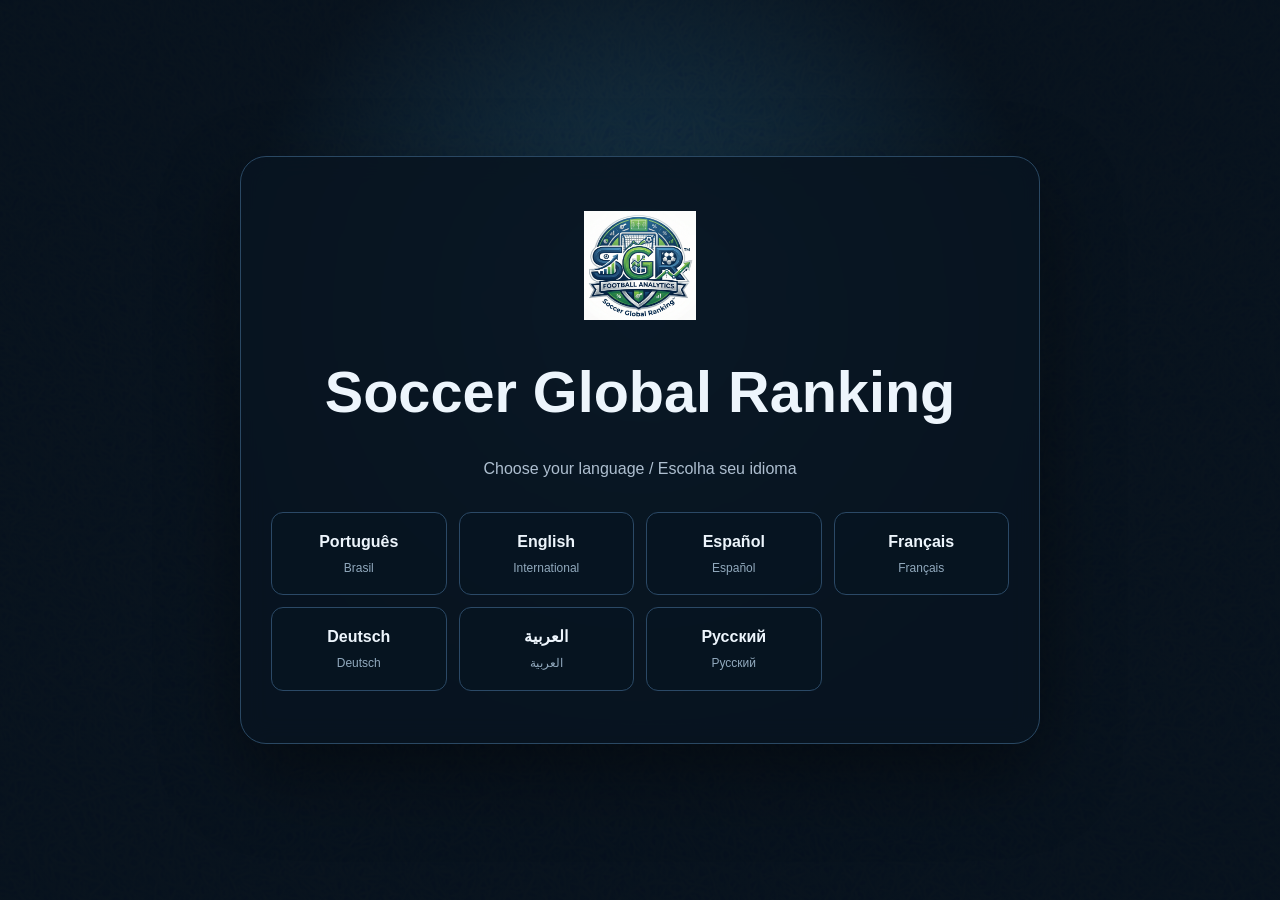
<file: index.html>
<!doctype html><html lang="mul"><head>
<link rel="alternate" hreflang="pt" href="https://www.soccerglobalranking.com/pt.html">
<link rel="alternate" hreflang="en" href="https://www.soccerglobalranking.com/en.html">
<link rel="alternate" hreflang="es" href="https://www.soccerglobalranking.com/es.html">
<link rel="alternate" hreflang="fr" href="https://www.soccerglobalranking.com/fr.html">
<link rel="alternate" hreflang="de" href="https://www.soccerglobalranking.com/de.html">
<link rel="alternate" hreflang="ar" href="https://www.soccerglobalranking.com/ar.html">
<link rel="alternate" hreflang="ru" href="https://www.soccerglobalranking.com/ru.html">
<link rel="alternate" hreflang="x-default" href="https://www.soccerglobalranking.com/en.html">
  
  <!-- SEO Principal -->
<title>Soccer Global Ranking | Ranking Mundial de Clubes de Futebol (100% Gratuito)</title>
<meta name="description" content="Consulte o ranking mundial definitivo com mais de 28.000 clubes de futebol atualizado diariamente. Comparativo de estatísticas, ligas globais, Séries A, B, C e D. Acesse grátis e sem cadastro!">
<meta name="keywords" content="ranking mundial de clubes, ranking de futebol gratuito, melhores times do mundo, classificação de clubes, futebol estatísticas, soccer global ranking, ranking fifa clubes">
<meta name="robots" content="index, follow, max-image-preview:large">
<link rel="canonical" href="https://www.soccerglobalranking.com/pt.html">

<!-- Open Graph / WhatsApp / Facebook (Gera Card Visual nos Compartilhamentos) -->
<meta property="og:type" content="website">
<meta property="og:url" content="https://www.soccerglobalranking.com/pt.html">
<meta property="og:title" content="⚽ Soccer Global Ranking | Quem é o nº 1 do mundo hoje?">
<meta property="og:description" content="Acompanhe a posição de mais de 28.000 times do planeta no maior ranking de futebol gratuito. Dados atualizados e análises detalhadas sem pagar nada!">
<meta property="og:image" content="https://www.soccerglobalranking.com/assets/banner-share.png">
<meta property="og:locale" content="pt_BR">
<meta property="og:site_name" content="Soccer Global Ranking">

<!-- Twitter Cards -->
<meta name="twitter:card" content="summary_large_image">
<meta name="twitter:title" content="⚽ Ranking Mundial de Clubes de Futebol - 100% Gratuito">
<meta name="twitter:description" content="Veja a posição exata do seu time no ranking global! Análise estatística de mais de 28.000 clubes no Soccer Global Ranking.">
<meta name="twitter:image" content="https://www.soccerglobalranking.com/assets/banner-share.png">

  <script type="application/ld+json">
{
  "@context": "https://schema.org",
  "@type": "SportsOrganization",
  "name": "Soccer Global Ranking",
  "url": "https://www.soccerglobalranking.com/",
  "logo": "https://www.soccerglobalranking.com/assets/logo.png",
  "description": "Plataforma gratuita de inteligência esportiva e ranking mundial com mais de 28.000 clubes de futebol monitorados.",
  "sameAs": [
    "https://github.com/fsx-sags-2010-gmail-com"
  ],
  "potentialAction": {
    "@type": "SearchAction",
    "target": "https://www.soccerglobalranking.com/pt.html?q={search_term_string}",
    "query-input": "required name=search_term_string"
  }
}
</script>
  
  <meta charset="utf-8"><meta name="viewport" content="width=device-width,initial-scale=1"><meta name="description" content="Soccer Global Ranking — escolha o idioma."><title>Soccer Global Ranking — Idiomas</title><link rel="stylesheet" href="style.css"></head><body><main class="selector"><section class="selector-box"><img class="selector-logo" src="assets/logo.png" alt="Soccer Global Ranking"><h1>Soccer Global Ranking</h1><p class="muted">Choose your language / Escolha seu idioma</p><div class="language-grid"><a href="pt.html"><strong>Português</strong><span>Brasil</span></a><a href="en.html"><strong>English</strong><span>International</span></a><a href="es.html"><strong>Español</strong><span>Español</span></a><a href="fr.html"><strong>Français</strong><span>Français</span></a><a href="de.html"><strong>Deutsch</strong><span>Deutsch</span></a><a href="ar.html"><strong>العربية</strong><span>العربية</span></a><a href="ru.html"><strong>Русский</strong><span>Русский</span></a></div></section></main></body></html>
</file>
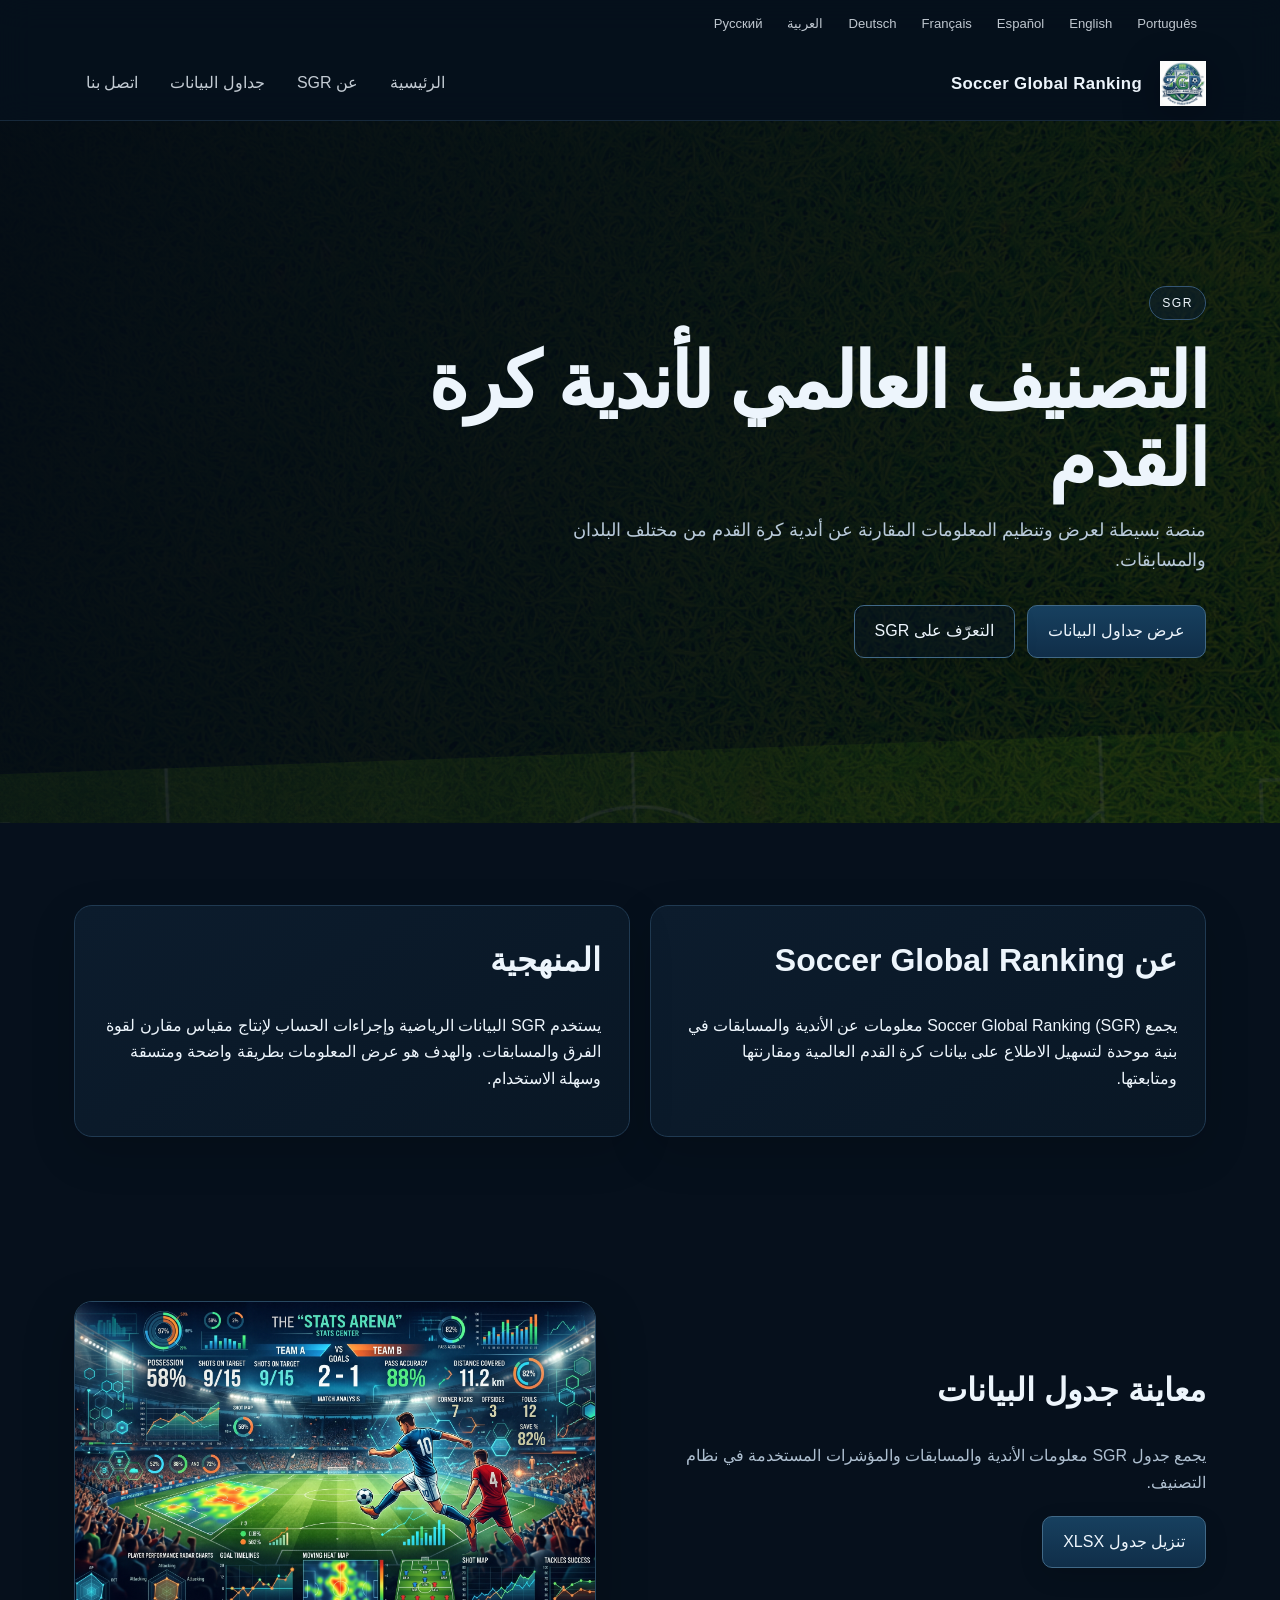
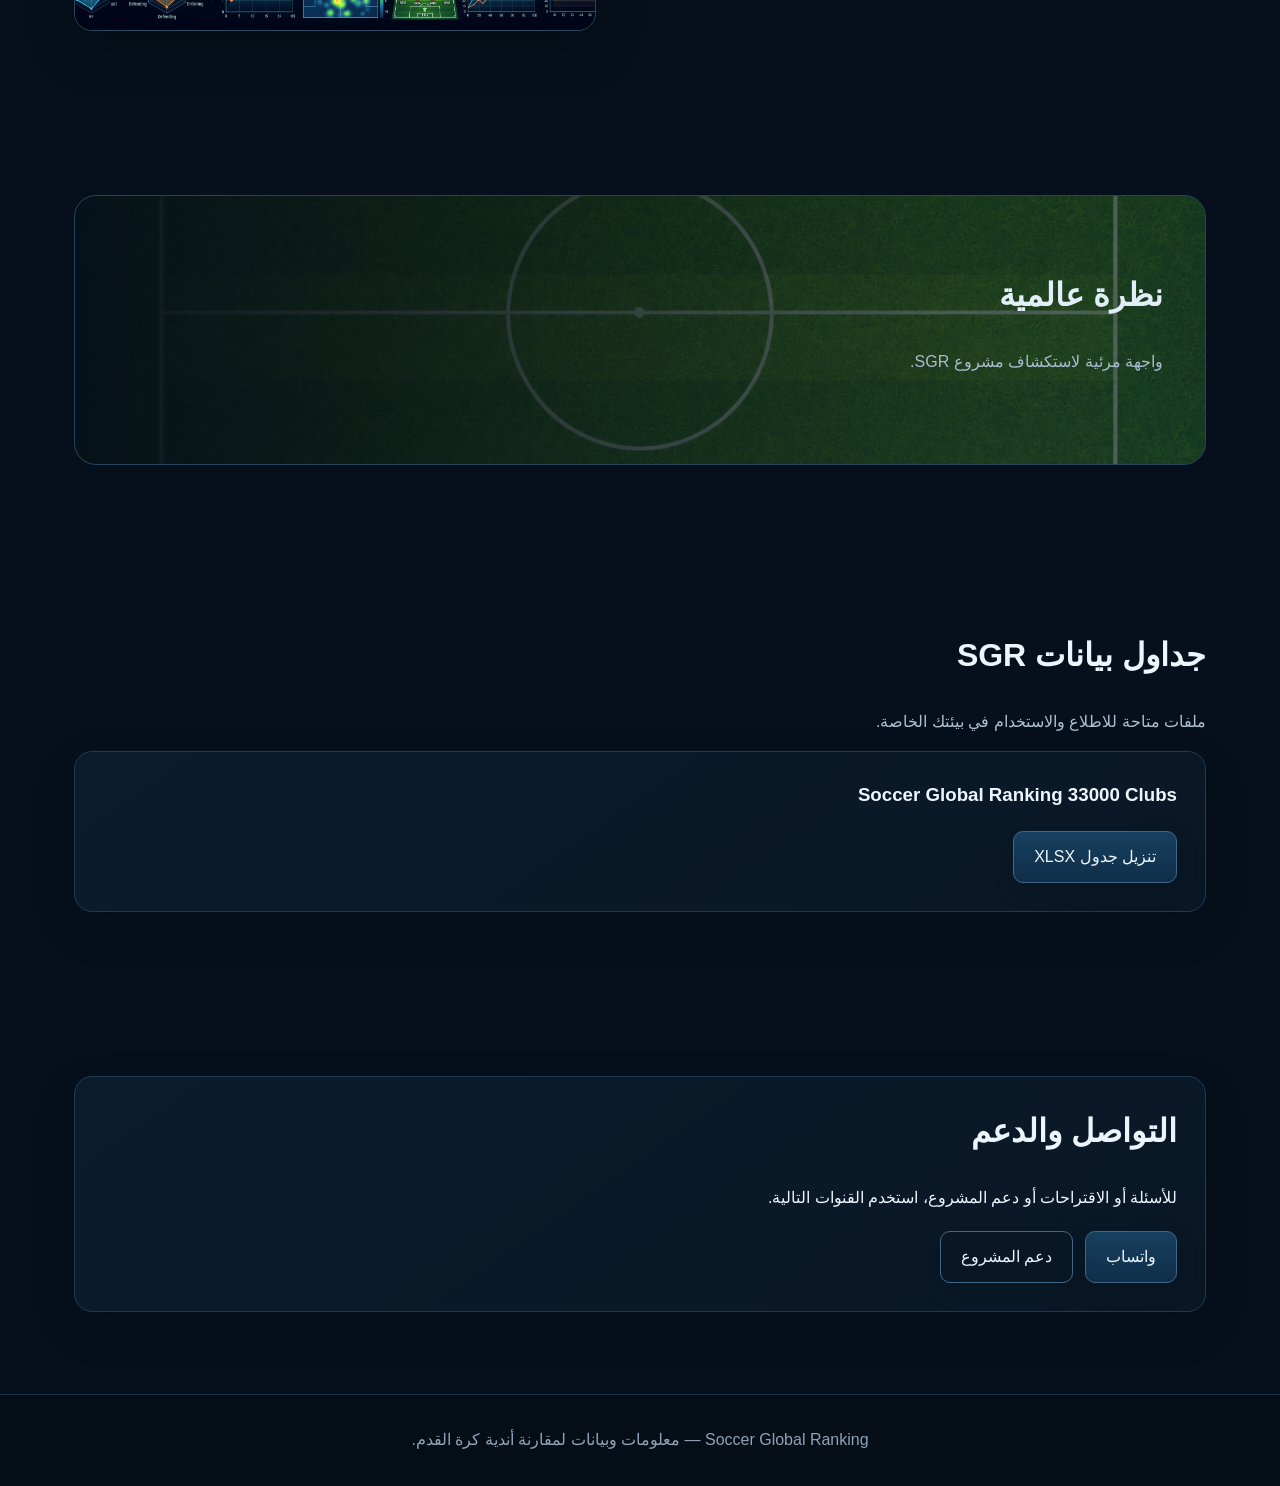
<file: ar.html>
<!doctype html><html lang="ar" dir="rtl"><head>
<link rel="alternate" hreflang="pt" href="https://www.soccerglobalranking.com/pt.html">
<link rel="alternate" hreflang="en" href="https://www.soccerglobalranking.com/en.html">
<link rel="alternate" hreflang="es" href="https://www.soccerglobalranking.com/es.html">
<link rel="alternate" hreflang="fr" href="https://www.soccerglobalranking.com/fr.html">
<link rel="alternate" hreflang="de" href="https://www.soccerglobalranking.com/de.html">
<link rel="alternate" hreflang="ar" href="https://www.soccerglobalranking.com/ar.html">
<link rel="alternate" hreflang="ru" href="https://www.soccerglobalranking.com/ru.html">
<link rel="alternate" hreflang="x-default" href="https://www.soccerglobalranking.com/en.html">

<!-- SEO & Open Graph (ar.html) -->
<title>Soccer Global Ranking | التصنيف العالمي لأندية كرة القدم (مجاني 100%)</title>
<meta name="description" content="استكشف التصنيف العالمي لأكثر من 28,000 نادي كرة قدم يتم تحديثه يومياً. قارن الإحصائيات والدوريات العالمية مجاناً وبدون تسجيل!">
<meta name="keywords" content="تصنيف أندية كرة القدم, ترتيب أفضل أندية العالم, إحصائيات كرة القدم, ترتيب الأندية العالمي">
<meta name="robots" content="index, follow, max-image-preview:large">
<link rel="canonical" href="https://www.soccerglobalranking.com/ar.html">

<meta property="og:type" content="website">
<meta property="og:url" content="https://www.soccerglobalranking.com/ar.html">
<meta property="og:title" content="⚽ Soccer Global Ranking | من هو النادي رقم 1 في العالم اليوم؟">
<meta property="og:description" content="تابع ترتيب أكثر من 28,000 نادي حول العالم في أكبر منصة تصنيف كروي مجانية مع تحديثات يومية!">
<meta property="og:image" content="https://www.soccerglobalranking.com/assets/banner-share.png">
<meta property="og:locale" content="ar_AR">
<meta property="og:site_name" content="Soccer Global Ranking">

<meta name="twitter:card" content="summary_large_image">
<meta name="twitter:title" content="⚽ التصنيف العالمي لأندية كرة القدم - مجاني 100%">
<meta name="twitter:description" content="اكتشف المركز الدقيق لناديك المفضل في التصنيف العالمي! تحليلات إحصائية لأكثر من 28,000 نادي.">
<meta name="twitter:image" content="https://www.soccerglobalranking.com/assets/banner-share.png">

<!-- Schema.org JSON-LD -->
<script type="application/ld+json">
{
  "@context": "https://schema.org",
  "@type": "SportsOrganization",
  "name": "Soccer Global Ranking",
  "url": "https://www.soccerglobalranking.com/ar.html",
  "logo": "https://www.soccerglobalranking.com/assets/logo.png",
  "inLanguage": "ar",
  "description": "منصة مجانية للذكاء الرياضي والتصنيف العالمي لأكثر من 28,000 نادي كرة قدم حول العالم.",
  "potentialAction": {
    "@type": "SearchAction",
    "target": "https://www.soccerglobalranking.com/ar.html?q={search_term_string}",
    "query-input": "required name=search_term_string"
  }
}
</script>  
  
  <meta charset="utf-8"><meta name="viewport" content="width=device-width,initial-scale=1"><meta name="description" content="منصة بسيطة لعرض وتنظيم المعلومات المقارنة عن أندية كرة القدم من مختلف البلدان والمسابقات."><title>Soccer Global Ranking — التصنيف العالمي لأندية كرة القدم</title><link rel="stylesheet" href="style.css"></head><body class="rtl" class="lang-page"><header class="top"><div class="langbar"><a href="pt.html">Português</a><a href="en.html">English</a><a href="es.html">Español</a><a href="fr.html">Français</a><a href="de.html">Deutsch</a><a href="ar.html">العربية</a><a href="ru.html">Русский</a></div><nav class="nav"><img class="logo" src="assets/logo.png" alt="Soccer Global Ranking"><div class="brand">Soccer Global Ranking</div><div class="links"><a href="#home">الرئيسية</a><a href="#about">عن SGR</a><a href="#downloads">جداول البيانات</a><a href="#contact">اتصل بنا</a></div></nav></header><main><section id="home" class="hero"><div class="hero-inner"><span class="eyebrow">SGR</span><h1>التصنيف العالمي لأندية كرة القدم</h1><p>منصة بسيطة لعرض وتنظيم المعلومات المقارنة عن أندية كرة القدم من مختلف البلدان والمسابقات.</p><div class="actions"><a class="btn" href="#downloads">عرض جداول البيانات</a><a class="btn secondary" href="#about">التعرّف على SGR</a></div></div></section><section id="about" class="section"><div class="grid"><article class="card"><h2>عن Soccer Global Ranking</h2><p>يجمع Soccer Global Ranking (SGR) معلومات عن الأندية والمسابقات في بنية موحدة لتسهيل الاطلاع على بيانات كرة القدم العالمية ومقارنتها ومتابعتها.</p></article><article class="card"><h2>المنهجية</h2><p>يستخدم SGR البيانات الرياضية وإجراءات الحساب لإنتاج مقياس مقارن لقوة الفرق والمسابقات. والهدف هو عرض المعلومات بطريقة واضحة ومتسقة وسهلة الاستخدام.</p></article></div></section><section class="section"><div class="preview"><div><h2>معاينة جدول البيانات</h2><p class="muted">يجمع جدول SGR معلومات الأندية والمسابقات والمؤشرات المستخدمة في نظام التصنيف.</p><div class="downloads"><a class="btn" href="downloads/Soccer_Global_Ranking_AR.xlsx">تنزيل جدول XLSX</a></div></div><img src="assets/stats_arena.png" alt="SGR"></div></section><section class="section"><div class="visual-band"><div class="content"><h2>نظرة عالمية</h2><p class="muted">واجهة مرئية لاستكشاف مشروع SGR.</p></div></div></section><section id="downloads" class="section"><h2>جداول بيانات SGR</h2><p class="muted">ملفات متاحة للاطلاع والاستخدام في بيئتك الخاصة.</p><div class="card"><h3>Soccer Global Ranking 33000 Clubs</h3><div class="downloads"><a class="btn" href="downloads/Soccer_Global_Ranking_AR.xlsx">تنزيل جدول XLSX</a></div></div></section><section id="contact" class="section"><div class="card"><h2>التواصل والدعم</h2><p>للأسئلة أو الاقتراحات أو دعم المشروع، استخدم القنوات التالية.</p><div class="downloads"><a class="btn" href="https://wa.me/5512996467071">واتساب</a><a class="btn secondary" href="https://www.paypal.com/donate/?hosted_button_id=F8HNS6HKWGC7E">دعم المشروع</a></div></div></section></main><footer class="footer">Soccer Global Ranking — معلومات وبيانات لمقارنة أندية كرة القدم.</footer></body></html>
</file>
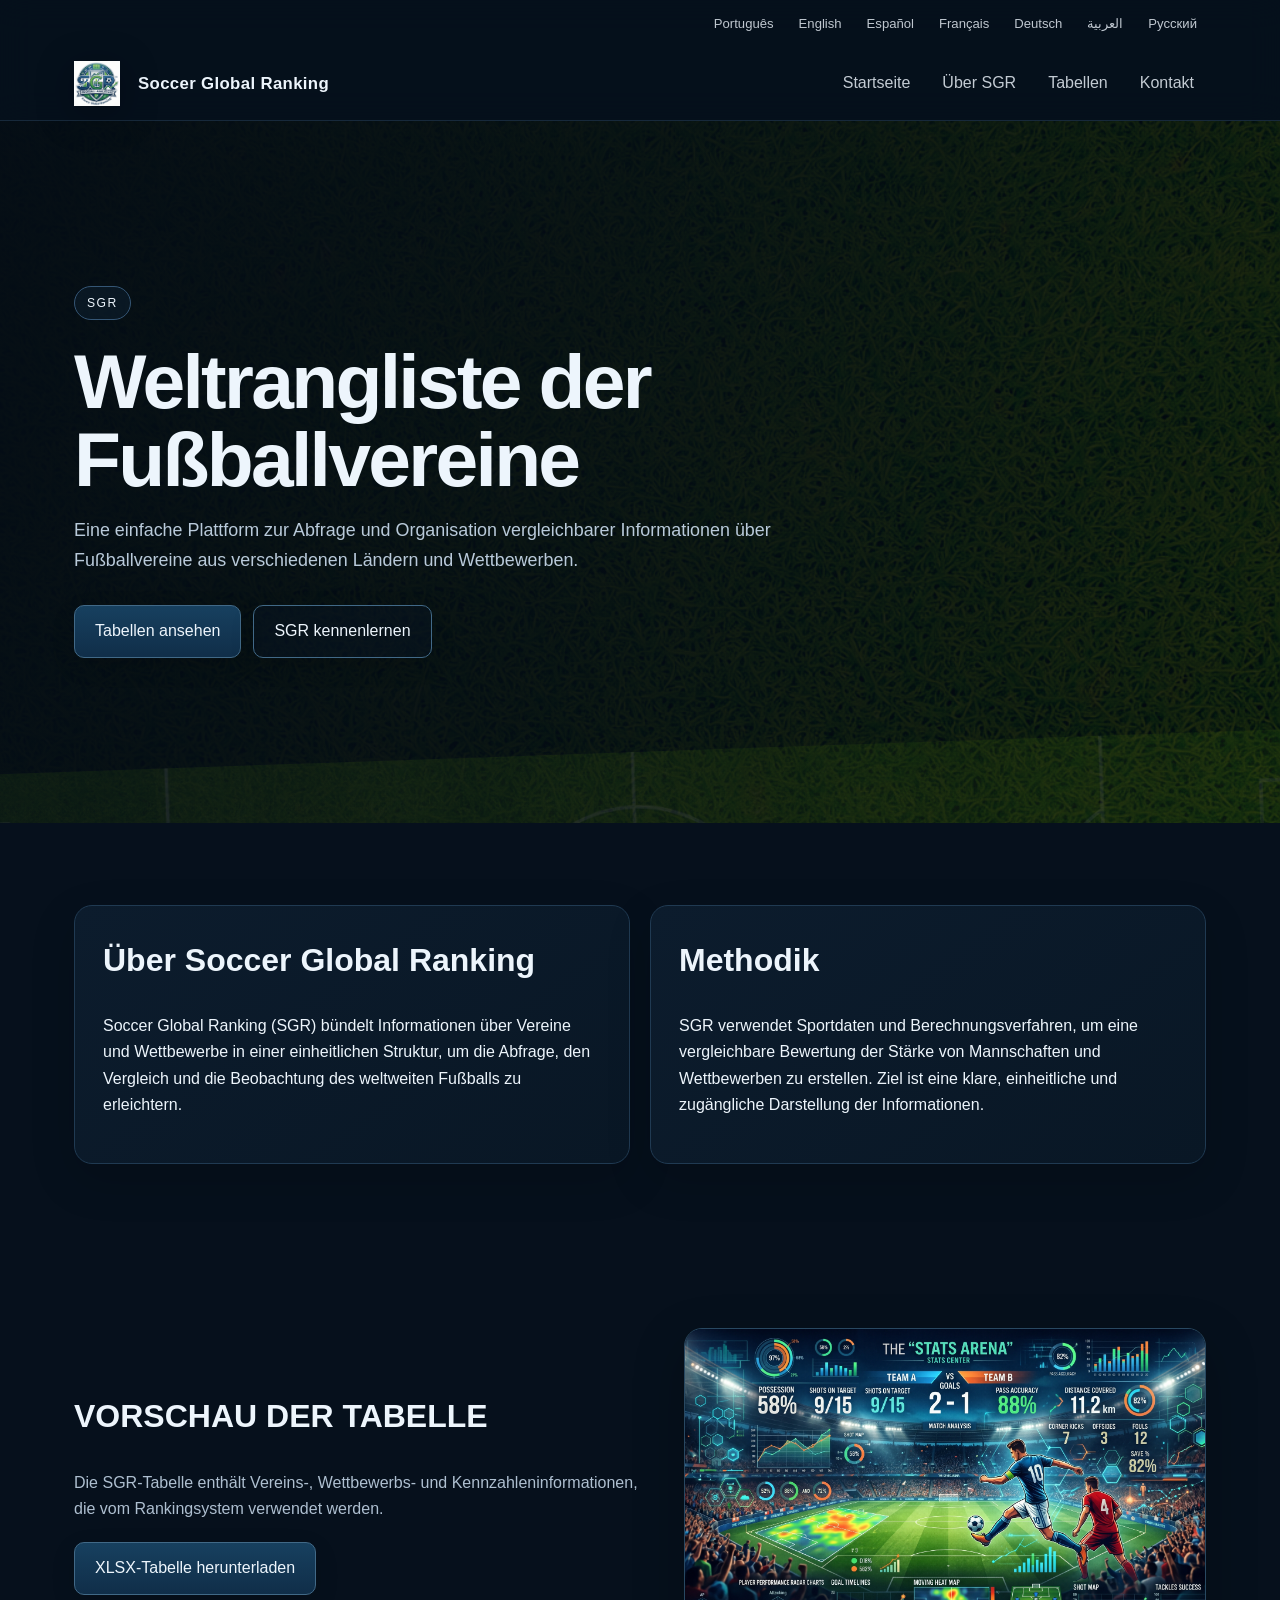
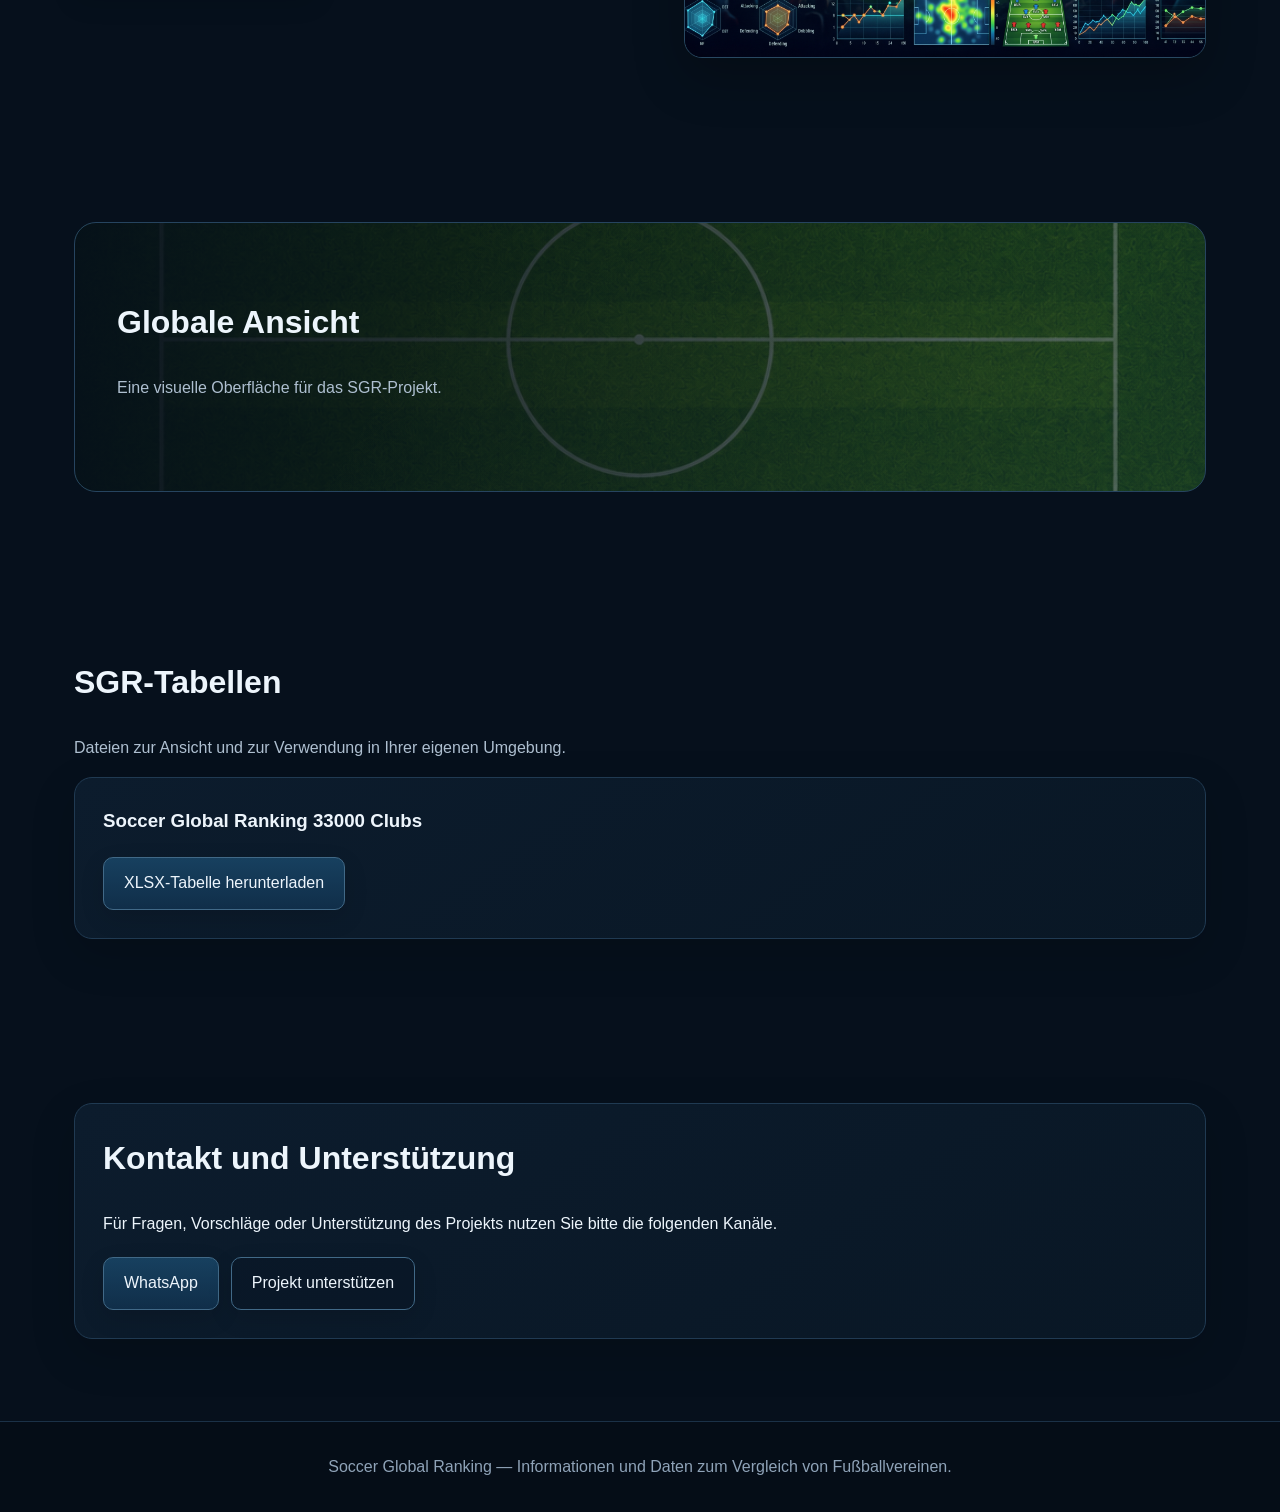
<file: de.html>
<!doctype html><html lang="de" dir="ltr"><head>

<link rel="alternate" hreflang="pt" href="https://www.soccerglobalranking.com/pt.html">
<link rel="alternate" hreflang="en" href="https://www.soccerglobalranking.com/en.html">
<link rel="alternate" hreflang="es" href="https://www.soccerglobalranking.com/es.html">
<link rel="alternate" hreflang="fr" href="https://www.soccerglobalranking.com/fr.html">
<link rel="alternate" hreflang="de" href="https://www.soccerglobalranking.com/de.html">
<link rel="alternate" hreflang="ar" href="https://www.soccerglobalranking.com/ar.html">
<link rel="alternate" hreflang="ru" href="https://www.soccerglobalranking.com/ru.html">
<link rel="alternate" hreflang="x-default" href="https://www.soccerglobalranking.com/en.html">

<!-- SEO & Open Graph (de.html) -->
<title>Soccer Global Ranking | Weltrangliste der Fußballklubs (100% Kostenlos)</title>
<meta name="description" content="Entdecken Sie die globale Weltrangliste von über 28.000 Fußballvereinen, täglich aktualisiert. Vergleichen Sie Statistiken und Ligen kostenlos ohne Registrierung!">
<meta name="keywords" content="fussball weltrangliste klubs, beste fussballvereine der welt, kostenloser vereinsrangliste, fussball statistiken">
<meta name="robots" content="index, follow, max-image-preview:large">
<link rel="canonical" href="https://www.soccerglobalranking.com/de.html">

<meta property="og:type" content="website">
<meta property="og:url" content="https://www.soccerglobalranking.com/de.html">
<meta property="og:title" content="⚽ Soccer Global Ranking | Wer ist heute die Nr. 1 der Welt?">
<meta property="og:description" content="Verfolgen Sie die Platzierung von mehr als 28.000 Teams weltweit auf der größten kostenlosen Fußball-Rangliste.">
<meta property="og:image" content="https://www.soccerglobalranking.com/assets/banner-share.png">
<meta property="og:locale" content="de_DE">
<meta property="og:site_name" content="Soccer Global Ranking">

<meta name="twitter:card" content="summary_large_image">
<meta name="twitter:title" content="⚽ Weltrangliste der Fußballklubs - 100% Kostenlos">
<meta name="twitter:description" content="Finden Sie die genaue Position Ihres Vereins in der weltweiten Rangliste! Statistische Analyse von über 28.000 Klubs.">
<meta name="twitter:image" content="https://www.soccerglobalranking.com/assets/banner-share.png">

<!-- Schema.org JSON-LD -->
<script type="application/ld+json">
{
  "@context": "https://schema.org",
  "@type": "SportsOrganization",
  "name": "Soccer Global Ranking",
  "url": "https://www.soccerglobalranking.com/de.html",
  "logo": "https://www.soccerglobalranking.com/assets/logo.png",
  "inLanguage": "de",
  "description": "Kostenlose Sportdatenplattform und weltweite Vereinsrangliste mit über 28.000 überwachten Fußballvereinen.",
  "potentialAction": {
    "@type": "SearchAction",
    "target": "https://www.soccerglobalranking.com/de.html?q={search_term_string}",
    "query-input": "required name=search_term_string"
  }
}
</script>  
  
  <meta charset="utf-8"><meta name="viewport" content="width=device-width,initial-scale=1"><meta name="description" content="Eine einfache Plattform zur Abfrage und Organisation vergleichbarer Informationen über Fußballvereine aus verschiedenen Ländern und Wettbewerben."><title>Soccer Global Ranking — Weltrangliste der Fußballvereine</title><link rel="stylesheet" href="style.css"></head><body class="lang-page"><header class="top"><div class="langbar"><a href="pt.html">Português</a><a href="en.html">English</a><a href="es.html">Español</a><a href="fr.html">Français</a><a href="de.html">Deutsch</a><a href="ar.html">العربية</a><a href="ru.html">Русский</a></div><nav class="nav"><img class="logo" src="assets/logo.png" alt="Soccer Global Ranking"><div class="brand">Soccer Global Ranking</div><div class="links"><a href="#home">Startseite</a><a href="#about">Über SGR</a><a href="#downloads">Tabellen</a><a href="#contact">Kontakt</a></div></nav></header><main><section id="home" class="hero"><div class="hero-inner"><span class="eyebrow">SGR</span><h1>Weltrangliste der Fußballvereine</h1><p>Eine einfache Plattform zur Abfrage und Organisation vergleichbarer Informationen über Fußballvereine aus verschiedenen Ländern und Wettbewerben.</p><div class="actions"><a class="btn" href="#downloads">Tabellen ansehen</a><a class="btn secondary" href="#about">SGR kennenlernen</a></div></div></section><section id="about" class="section"><div class="grid"><article class="card"><h2>Über Soccer Global Ranking</h2><p>Soccer Global Ranking (SGR) bündelt Informationen über Vereine und Wettbewerbe in einer einheitlichen Struktur, um die Abfrage, den Vergleich und die Beobachtung des weltweiten Fußballs zu erleichtern.</p></article><article class="card"><h2>Methodik</h2><p>SGR verwendet Sportdaten und Berechnungsverfahren, um eine vergleichbare Bewertung der Stärke von Mannschaften und Wettbewerben zu erstellen. Ziel ist eine klare, einheitliche und zugängliche Darstellung der Informationen.</p></article></div></section><section class="section"><div class="preview"><div><h2>VORSCHAU DER TABELLE</h2><p class="muted">Die SGR-Tabelle enthält Vereins-, Wettbewerbs- und Kennzahleninformationen, die vom Rankingsystem verwendet werden.</p><div class="downloads"><a class="btn" href="downloads/Soccer_Global_Ranking_DE.xlsx">XLSX-Tabelle herunterladen</a></div></div><img src="assets/stats_arena.png" alt="SGR"></div></section><section class="section"><div class="visual-band"><div class="content"><h2>Globale Ansicht</h2><p class="muted">Eine visuelle Oberfläche für das SGR-Projekt.</p></div></div></section><section id="downloads" class="section"><h2>SGR-Tabellen</h2><p class="muted">Dateien zur Ansicht und zur Verwendung in Ihrer eigenen Umgebung.</p><div class="card"><h3>Soccer Global Ranking 33000 Clubs</h3><div class="downloads"><a class="btn" href="downloads/Soccer_Global_Ranking_DE.xlsx">XLSX-Tabelle herunterladen</a></div></div></section><section id="contact" class="section"><div class="card"><h2>Kontakt und Unterstützung</h2><p>Für Fragen, Vorschläge oder Unterstützung des Projekts nutzen Sie bitte die folgenden Kanäle.</p><div class="downloads"><a class="btn" href="https://wa.me/5512996467071">WhatsApp</a><a class="btn secondary" href="https://www.paypal.com/donate/?hosted_button_id=F8HNS6HKWGC7E">Projekt unterstützen</a></div></div></section></main><footer class="footer">Soccer Global Ranking — Informationen und Daten zum Vergleich von Fußballvereinen.</footer></body></html>
</file>
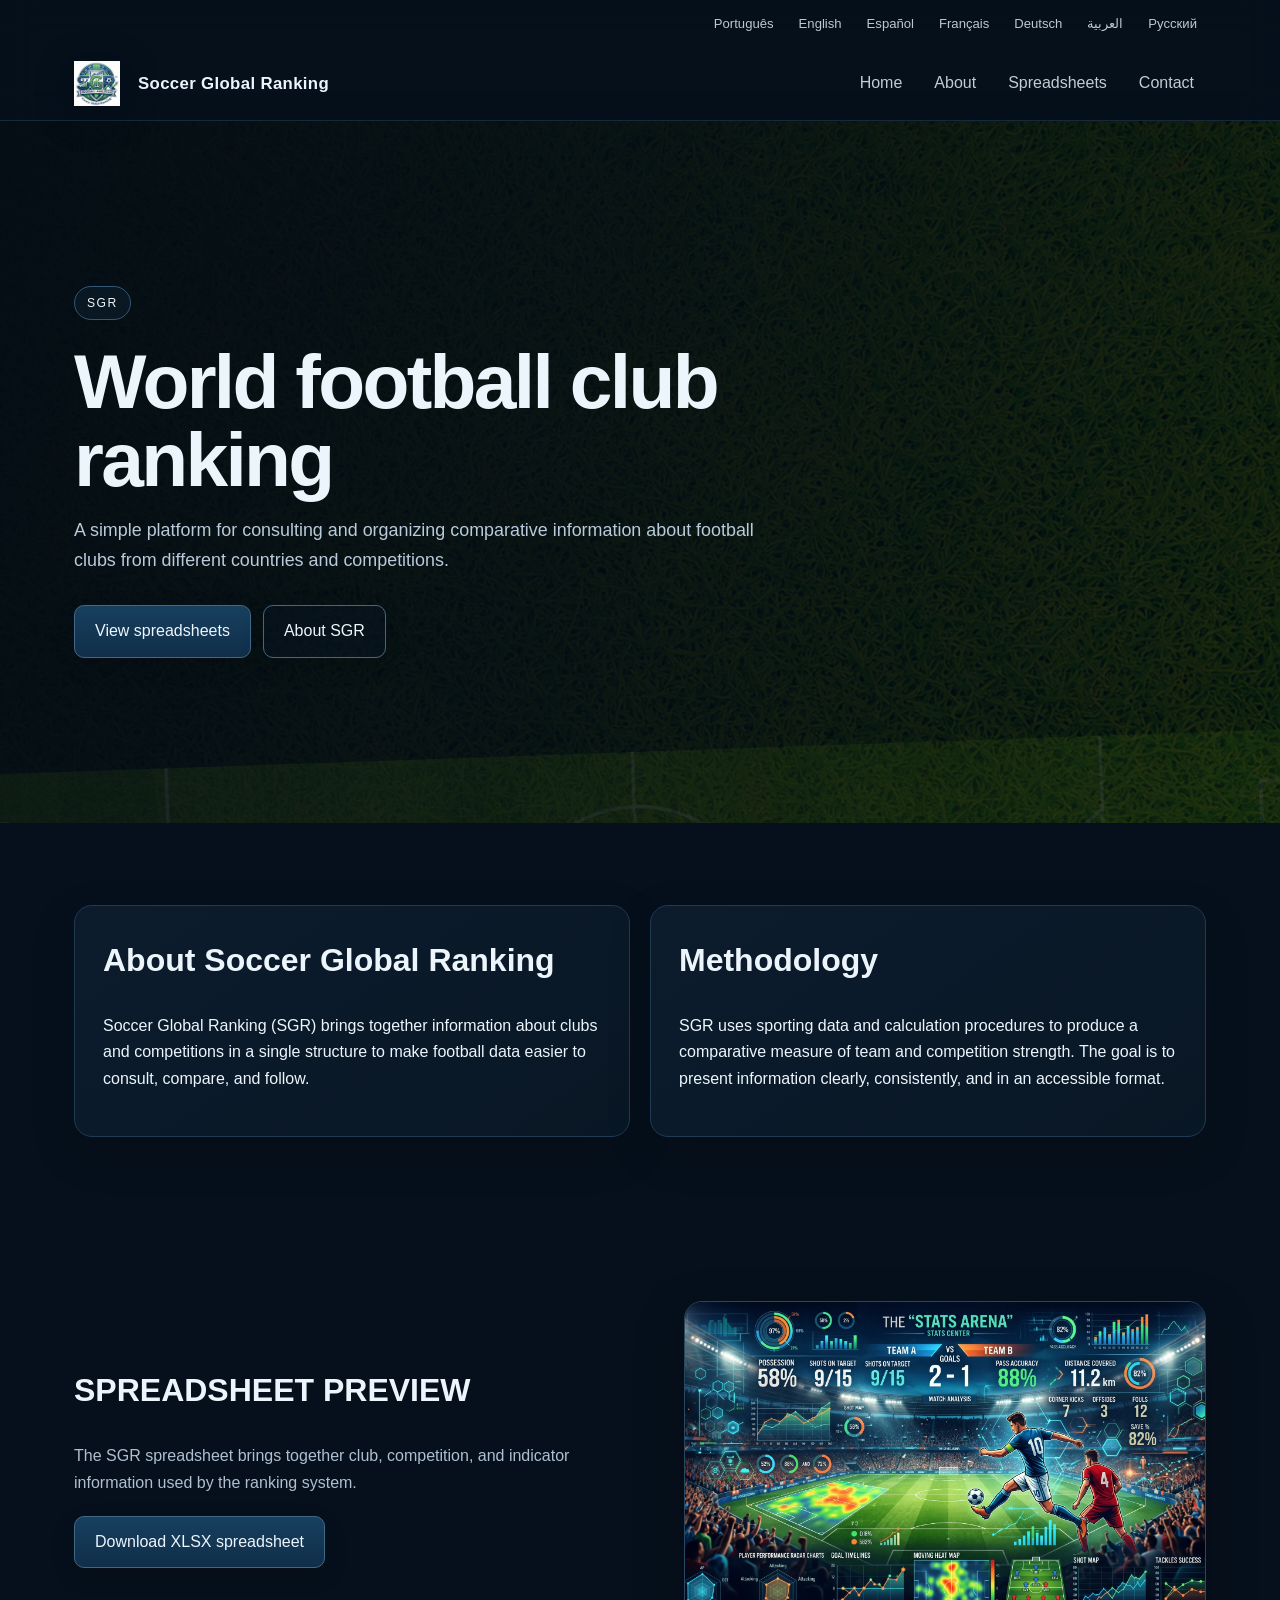
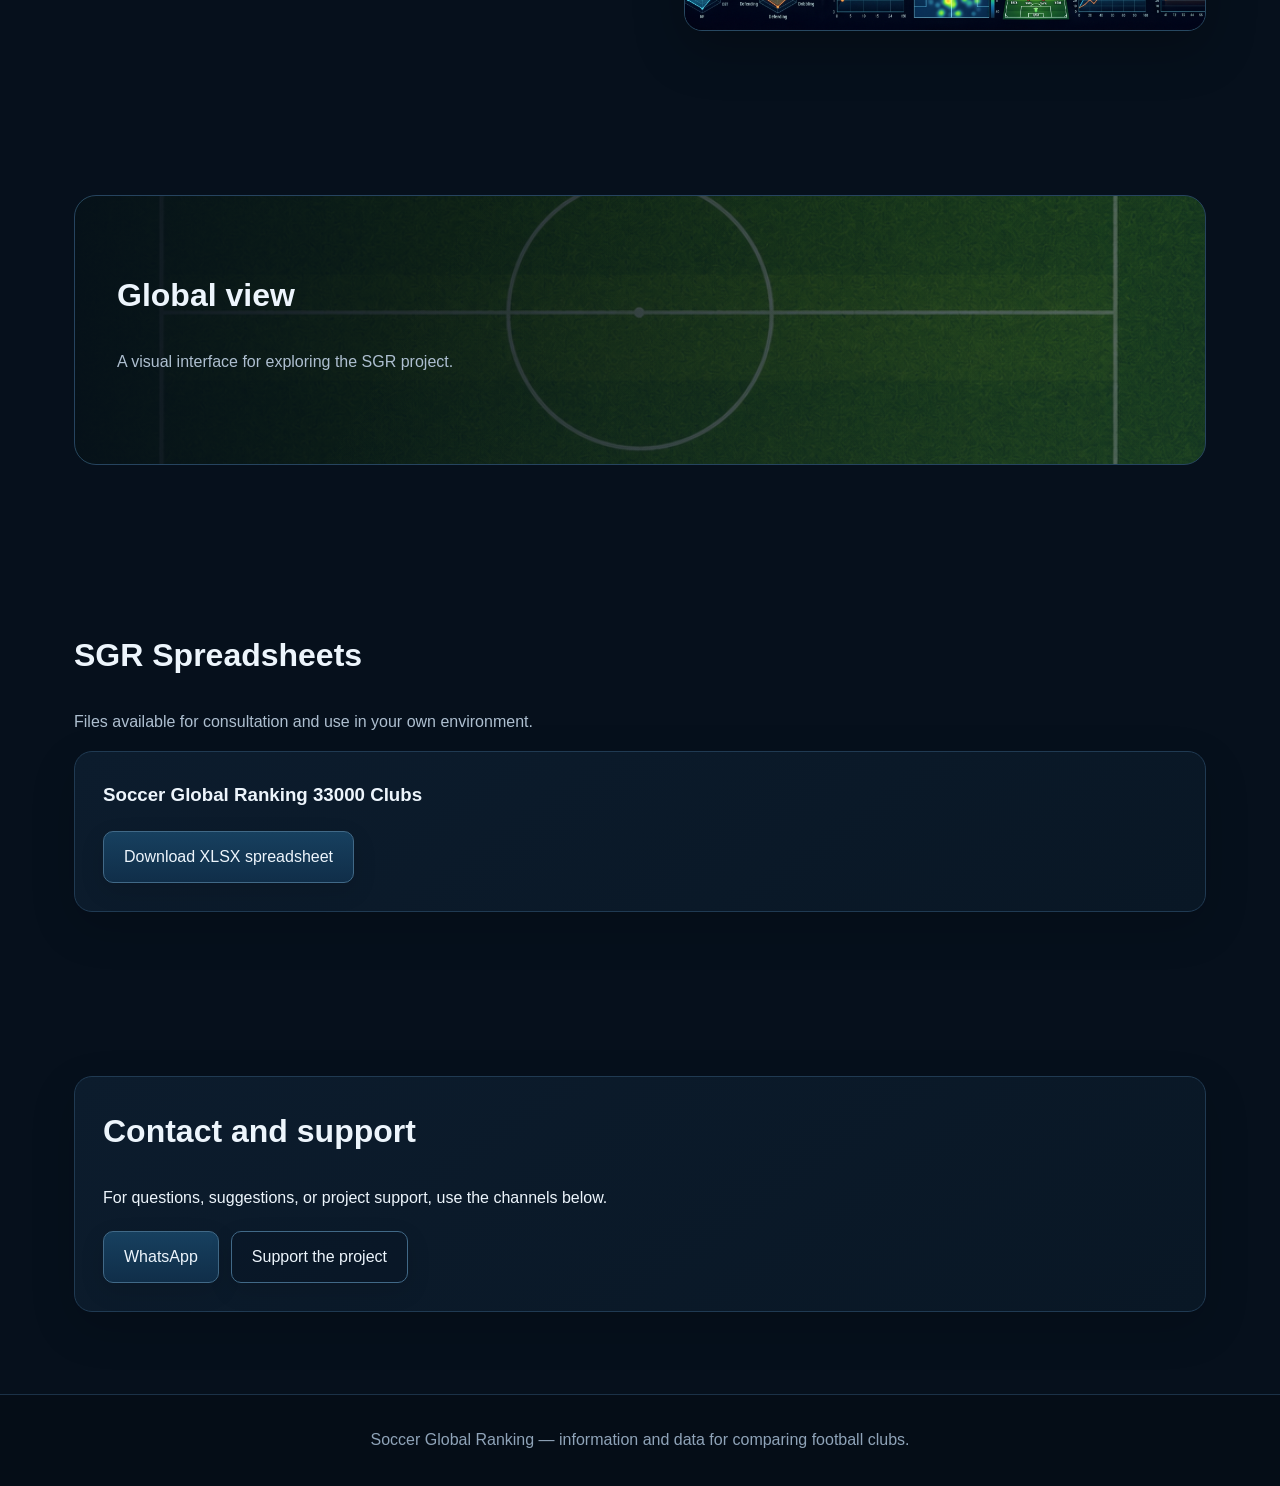
<file: en.html>
<!doctype html><html lang="en" dir="ltr"><head>

<link rel="alternate" hreflang="pt" href="https://www.soccerglobalranking.com/pt.html">
<link rel="alternate" hreflang="en" href="https://www.soccerglobalranking.com/en.html">
<link rel="alternate" hreflang="es" href="https://www.soccerglobalranking.com/es.html">
<link rel="alternate" hreflang="fr" href="https://www.soccerglobalranking.com/fr.html">
<link rel="alternate" hreflang="de" href="https://www.soccerglobalranking.com/de.html">
<link rel="alternate" hreflang="ar" href="https://www.soccerglobalranking.com/ar.html">
<link rel="alternate" hreflang="ru" href="https://www.soccerglobalranking.com/ru.html">
<link rel="alternate" hreflang="x-default" href="https://www.soccerglobalranking.com/en.html">
  
  <!-- SEO & Open Graph (en.html) -->
<title>Soccer Global Ranking | World Football Club Rankings (100% Free)</title>
<meta name="description" content="Explore the definitive global ranking of over 28,000 football clubs updated daily. Compare statistics, global leagues, and club ratings for free without registration!">
<meta name="keywords" content="world club rankings, free football ranking, best soccer teams in the world, global club standings, soccer stats">
<meta name="robots" content="index, follow, max-image-preview:large">
<link rel="canonical" href="https://www.soccerglobalranking.com/en.html">

<meta property="og:type" content="website">
<meta property="og:url" content="https://www.soccerglobalranking.com/en.html">
<meta property="og:title" content="⚽ Soccer Global Ranking | Who is #1 in the world today?">
<meta property="og:description" content="Track the position of over 28,000 teams worldwide on the largest free football ranking platform. Updated daily with zero ads!">
<meta property="og:image" content="https://www.soccerglobalranking.com/assets/banner-share.png">
<meta property="og:locale" content="en_US">
<meta property="og:site_name" content="Soccer Global Ranking">

<meta name="twitter:card" content="summary_large_image">
<meta name="twitter:title" content="⚽ World Football Club Rankings - 100% Free">
<meta name="twitter:description" content="Find your club's exact position on the global ranking! Statistical analysis of over 28,000 teams.">
<meta name="twitter:image" content="https://www.soccerglobalranking.com/assets/banner-share.png">

<!-- Schema.org JSON-LD -->
<script type="application/ld+json">
{
  "@context": "https://schema.org",
  "@type": "SportsOrganization",
  "name": "Soccer Global Ranking",
  "url": "https://www.soccerglobalranking.com/en.html",
  "logo": "https://www.soccerglobalranking.com/assets/logo.png",
  "inLanguage": "en",
  "description": "Free sports intelligence platform and global club ranking monitoring over 28,000 football clubs worldwide.",
  "potentialAction": {
    "@type": "SearchAction",
    "target": "https://www.soccerglobalranking.com/en.html?q={search_term_string}",
    "query-input": "required name=search_term_string"
  }
}
</script>
  
  <meta charset="utf-8"><meta name="viewport" content="width=device-width,initial-scale=1"><meta name="description" content="A simple platform for consulting and organizing comparative information about football clubs from different countries and competitions."><title>Soccer Global Ranking — World Football Club Ranking</title><link rel="stylesheet" href="style.css"></head><body class="lang-page"><header class="top"><div class="langbar"><a href="pt.html">Português</a><a href="en.html">English</a><a href="es.html">Español</a><a href="fr.html">Français</a><a href="de.html">Deutsch</a><a href="ar.html">العربية</a><a href="ru.html">Русский</a></div><nav class="nav"><img class="logo" src="assets/logo.png" alt="Soccer Global Ranking"><div class="brand">Soccer Global Ranking</div><div class="links"><a href="#home">Home</a><a href="#about">About</a><a href="#downloads">Spreadsheets</a><a href="#contact">Contact</a></div></nav></header><main><section id="home" class="hero"><div class="hero-inner"><span class="eyebrow">SGR</span><h1>World football club ranking</h1><p>A simple platform for consulting and organizing comparative information about football clubs from different countries and competitions.</p><div class="actions"><a class="btn" href="#downloads">View spreadsheets</a><a class="btn secondary" href="#about">About SGR</a></div></div></section><section id="about" class="section"><div class="grid"><article class="card"><h2>About Soccer Global Ranking</h2><p>Soccer Global Ranking (SGR) brings together information about clubs and competitions in a single structure to make football data easier to consult, compare, and follow.</p></article><article class="card"><h2>Methodology</h2><p>SGR uses sporting data and calculation procedures to produce a comparative measure of team and competition strength. The goal is to present information clearly, consistently, and in an accessible format.</p></article></div></section><section class="section"><div class="preview"><div><h2>SPREADSHEET PREVIEW</h2><p class="muted">The SGR spreadsheet brings together club, competition, and indicator information used by the ranking system.</p><div class="downloads"><a class="btn" href="downloads/Soccer_Global_Ranking_EN.xlsx">Download XLSX spreadsheet</a></div></div><img src="assets/stats_arena.png" alt="SGR"></div></section><section class="section"><div class="visual-band"><div class="content"><h2>Global view</h2><p class="muted">A visual interface for exploring the SGR project.</p></div></div></section><section id="downloads" class="section"><h2>SGR Spreadsheets</h2><p class="muted">Files available for consultation and use in your own environment.</p><div class="card"><h3>Soccer Global Ranking 33000 Clubs</h3><div class="downloads"><a class="btn" href="downloads/Soccer_Global_Ranking_EN.xlsx">Download XLSX spreadsheet</a></div></div></section><section id="contact" class="section"><div class="card"><h2>Contact and support</h2><p>For questions, suggestions, or project support, use the channels below.</p><div class="downloads"><a class="btn" href="https://wa.me/5512996467071">WhatsApp</a><a class="btn secondary" href="https://www.paypal.com/donate/?hosted_button_id=F8HNS6HKWGC7E">Support the project</a></div></div></section></main><footer class="footer">Soccer Global Ranking — information and data for comparing football clubs.</footer></body></html>
</file>
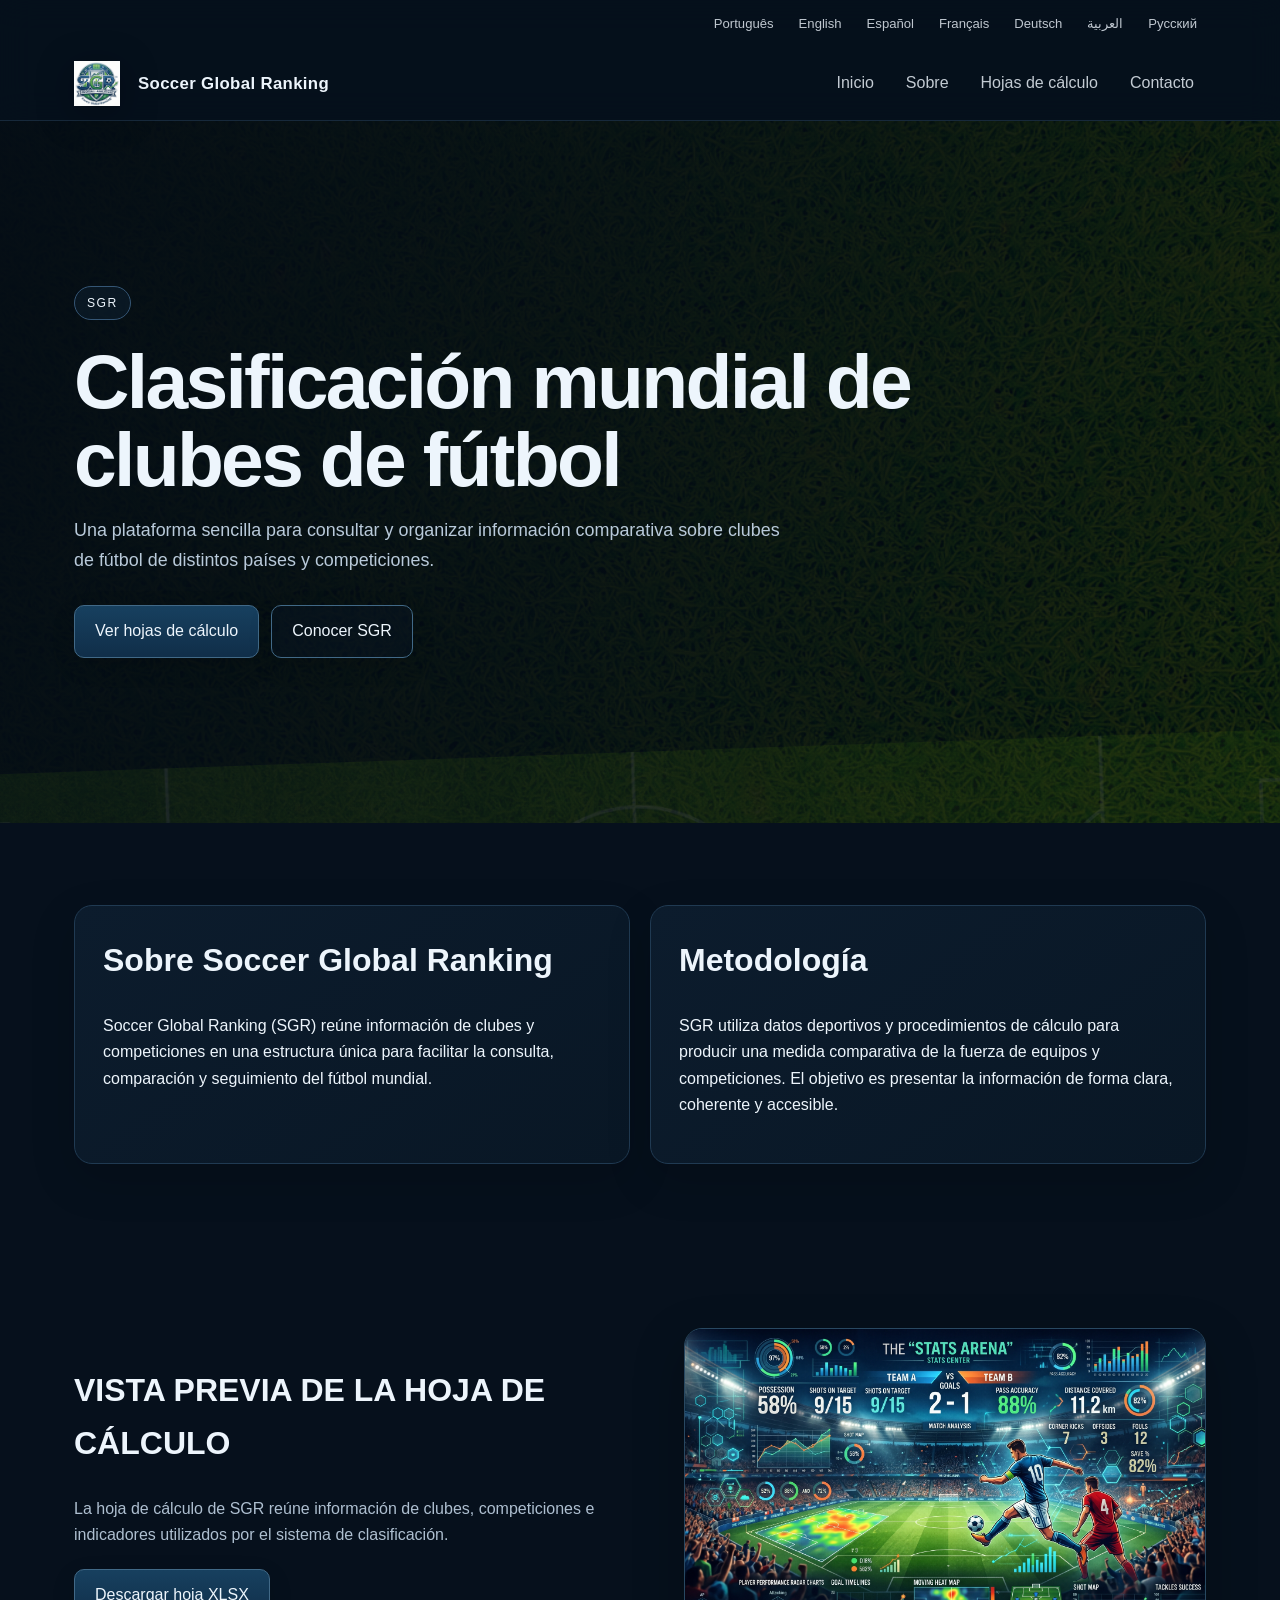
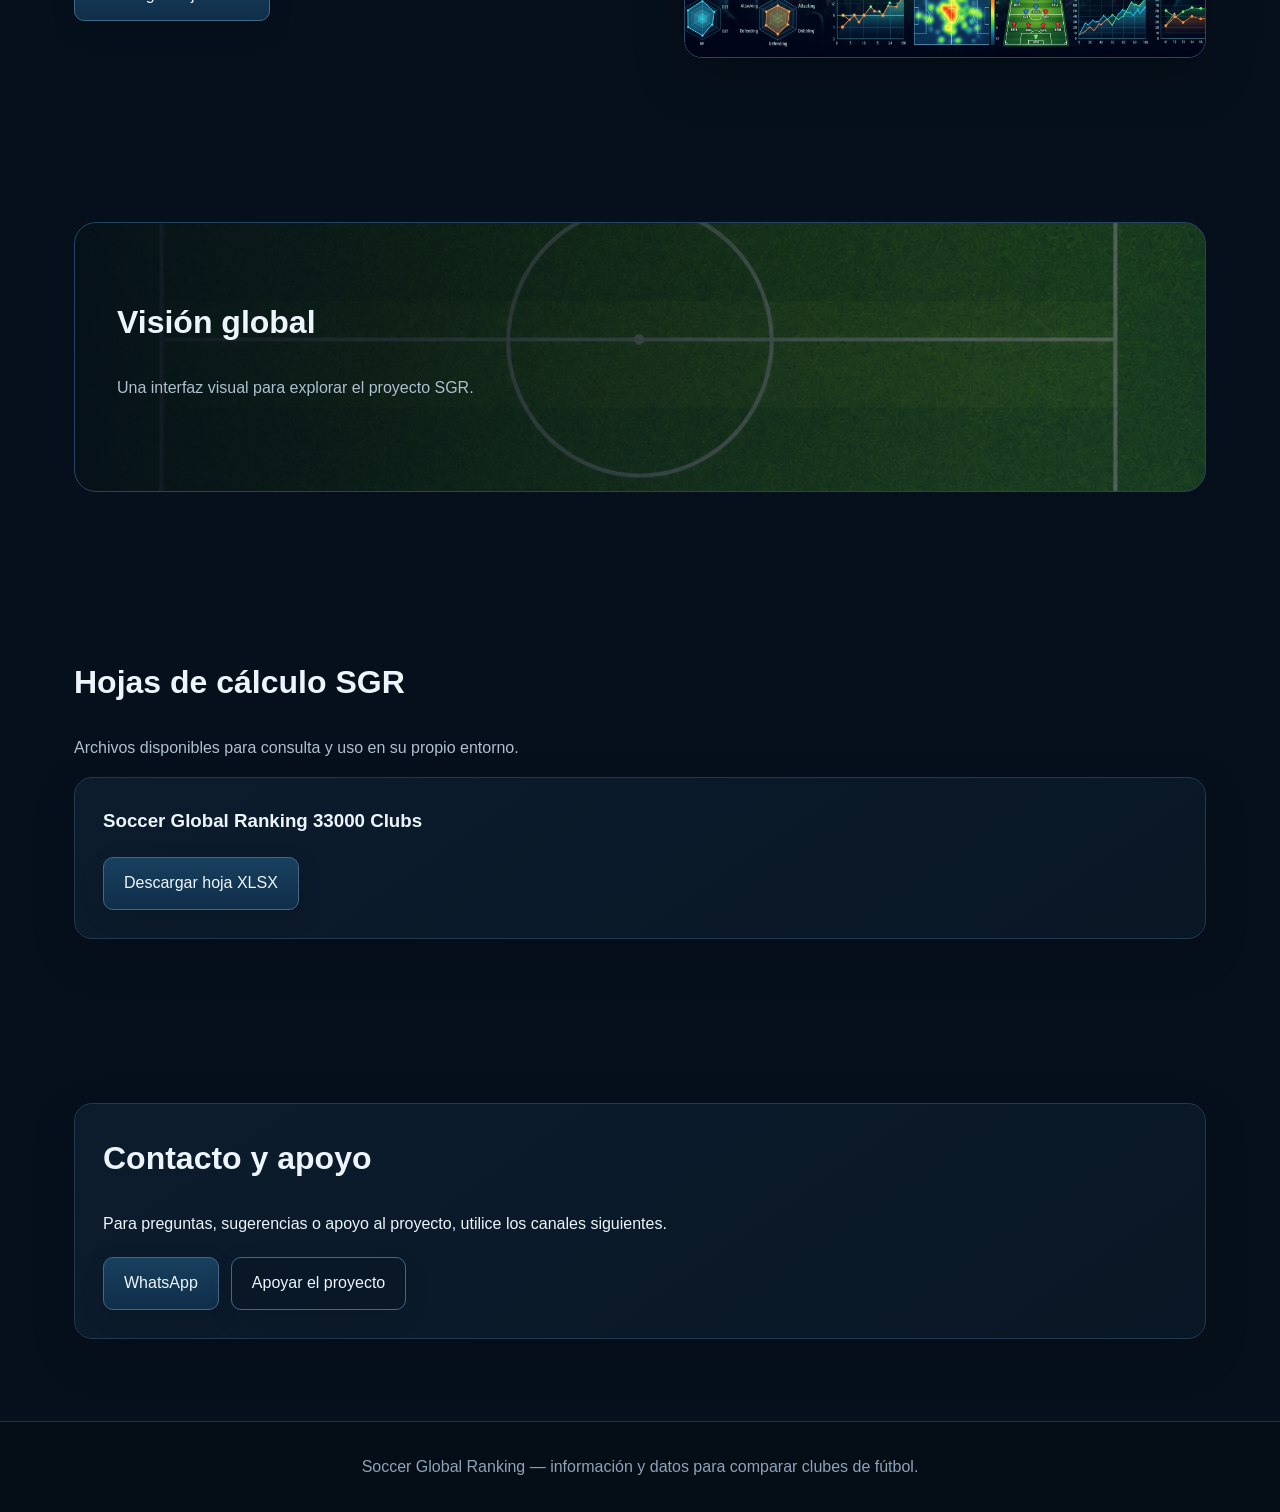
<file: es.html>
<!doctype html><html lang="es" dir="ltr"><head>

<link rel="alternate" hreflang="pt" href="https://www.soccerglobalranking.com/pt.html">
<link rel="alternate" hreflang="en" href="https://www.soccerglobalranking.com/en.html">
<link rel="alternate" hreflang="es" href="https://www.soccerglobalranking.com/es.html">
<link rel="alternate" hreflang="fr" href="https://www.soccerglobalranking.com/fr.html">
<link rel="alternate" hreflang="de" href="https://www.soccerglobalranking.com/de.html">
<link rel="alternate" hreflang="ar" href="https://www.soccerglobalranking.com/ar.html">
<link rel="alternate" hreflang="ru" href="https://www.soccerglobalranking.com/ru.html">
<link rel="alternate" hreflang="x-default" href="https://www.soccerglobalranking.com/en.html">

<!-- SEO & Open Graph (es.html) -->
<title>Soccer Global Ranking | Ranking Mundial de Clubes de Fútbol (100% Gratis)</title>
<meta name="description" content="Consulta el ranking mundial definitivo con más de 28.000 clubes de fútbol actualizado a diario. ¡Compara estadísticas y ligas globales gratis y sin registro!">
<meta name="keywords" content="ranking mundial de clubes, ranking de fútbol gratis, mejores equipos del mundo, clasificación de clubes, estadísticas de fútbol">
<meta name="robots" content="index, follow, max-image-preview:large">
<link rel="canonical" href="https://www.soccerglobalranking.com/es.html">

<meta property="og:type" content="website">
<meta property="og:url" content="https://www.soccerglobalranking.com/es.html">
<meta property="og:title" content="⚽ Soccer Global Ranking | ¿Quién es el n.º 1 del mundo hoy?">
<meta property="og:description" content="¡Sigue la posición de más de 28.000 equipos del planeta en el mayor ranking de fútbol gratuito! Datos actualizados a diario.">
<meta property="og:image" content="https://www.soccerglobalranking.com/assets/banner-share.png">
<meta property="og:locale" content="es_ES">
<meta property="og:site_name" content="Soccer Global Ranking">

<meta name="twitter:card" content="summary_large_image">
<meta name="twitter:title" content="⚽ Ranking Mundial de Clubes de Fútbol - 100% Gratis">
<meta name="twitter:description" content="¡Mira la posición exacta de tu equipo en el ranking global! Análisis estadístico de más de 28.000 clubes.">
<meta name="twitter:image" content="https://www.soccerglobalranking.com/assets/banner-share.png">

<!-- Schema.org JSON-LD -->
<script type="application/ld+json">
{
  "@context": "https://schema.org",
  "@type": "SportsOrganization",
  "name": "Soccer Global Ranking",
  "url": "https://www.soccerglobalranking.com/es.html",
  "logo": "https://www.soccerglobalranking.com/assets/logo.png",
  "inLanguage": "es",
  "description": "Plataforma gratuita de inteligencia deportiva y ranking mundial con más de 28.000 clubes de fútbol monitoreados.",
  "potentialAction": {
    "@type": "SearchAction",
    "target": "https://www.soccerglobalranking.com/es.html?q={search_term_string}",
    "query-input": "required name=search_term_string"
  }
}
</script>  
  
  <meta charset="utf-8"><meta name="viewport" content="width=device-width,initial-scale=1"><meta name="description" content="Una plataforma sencilla para consultar y organizar información comparativa sobre clubes de fútbol de distintos países y competiciones."><title>Soccer Global Ranking — Clasificación Mundial de Clubes</title><link rel="stylesheet" href="style.css"></head><body class="lang-page"><header class="top"><div class="langbar"><a href="pt.html">Português</a><a href="en.html">English</a><a href="es.html">Español</a><a href="fr.html">Français</a><a href="de.html">Deutsch</a><a href="ar.html">العربية</a><a href="ru.html">Русский</a></div><nav class="nav"><img class="logo" src="assets/logo.png" alt="Soccer Global Ranking"><div class="brand">Soccer Global Ranking</div><div class="links"><a href="#home">Inicio</a><a href="#about">Sobre</a><a href="#downloads">Hojas de cálculo</a><a href="#contact">Contacto</a></div></nav></header><main><section id="home" class="hero"><div class="hero-inner"><span class="eyebrow">SGR</span><h1>Clasificación mundial de clubes de fútbol</h1><p>Una plataforma sencilla para consultar y organizar información comparativa sobre clubes de fútbol de distintos países y competiciones.</p><div class="actions"><a class="btn" href="#downloads">Ver hojas de cálculo</a><a class="btn secondary" href="#about">Conocer SGR</a></div></div></section><section id="about" class="section"><div class="grid"><article class="card"><h2>Sobre Soccer Global Ranking</h2><p>Soccer Global Ranking (SGR) reúne información de clubes y competiciones en una estructura única para facilitar la consulta, comparación y seguimiento del fútbol mundial.</p></article><article class="card"><h2>Metodología</h2><p>SGR utiliza datos deportivos y procedimientos de cálculo para producir una medida comparativa de la fuerza de equipos y competiciones. El objetivo es presentar la información de forma clara, coherente y accesible.</p></article></div></section><section class="section"><div class="preview"><div><h2>VISTA PREVIA DE LA HOJA DE CÁLCULO</h2><p class="muted">La hoja de cálculo de SGR reúne información de clubes, competiciones e indicadores utilizados por el sistema de clasificación.</p><div class="downloads"><a class="btn" href="downloads/Soccer_Global_Ranking_ES.xlsx">Descargar hoja XLSX</a></div></div><img src="assets/stats_arena.png" alt="SGR"></div></section><section class="section"><div class="visual-band"><div class="content"><h2>Visión global</h2><p class="muted">Una interfaz visual para explorar el proyecto SGR.</p></div></div></section><section id="downloads" class="section"><h2>Hojas de cálculo SGR</h2><p class="muted">Archivos disponibles para consulta y uso en su propio entorno.</p><div class="card"><h3>Soccer Global Ranking 33000 Clubs</h3><div class="downloads"><a class="btn" href="downloads/Soccer_Global_Ranking_ES.xlsx">Descargar hoja XLSX</a></div></div></section><section id="contact" class="section"><div class="card"><h2>Contacto y apoyo</h2><p>Para preguntas, sugerencias o apoyo al proyecto, utilice los canales siguientes.</p><div class="downloads"><a class="btn" href="https://wa.me/5512996467071">WhatsApp</a><a class="btn secondary" href="https://www.paypal.com/donate/?hosted_button_id=F8HNS6HKWGC7E">Apoyar el proyecto</a></div></div></section></main><footer class="footer">Soccer Global Ranking — información y datos para comparar clubes de fútbol.</footer></body></html>
</file>
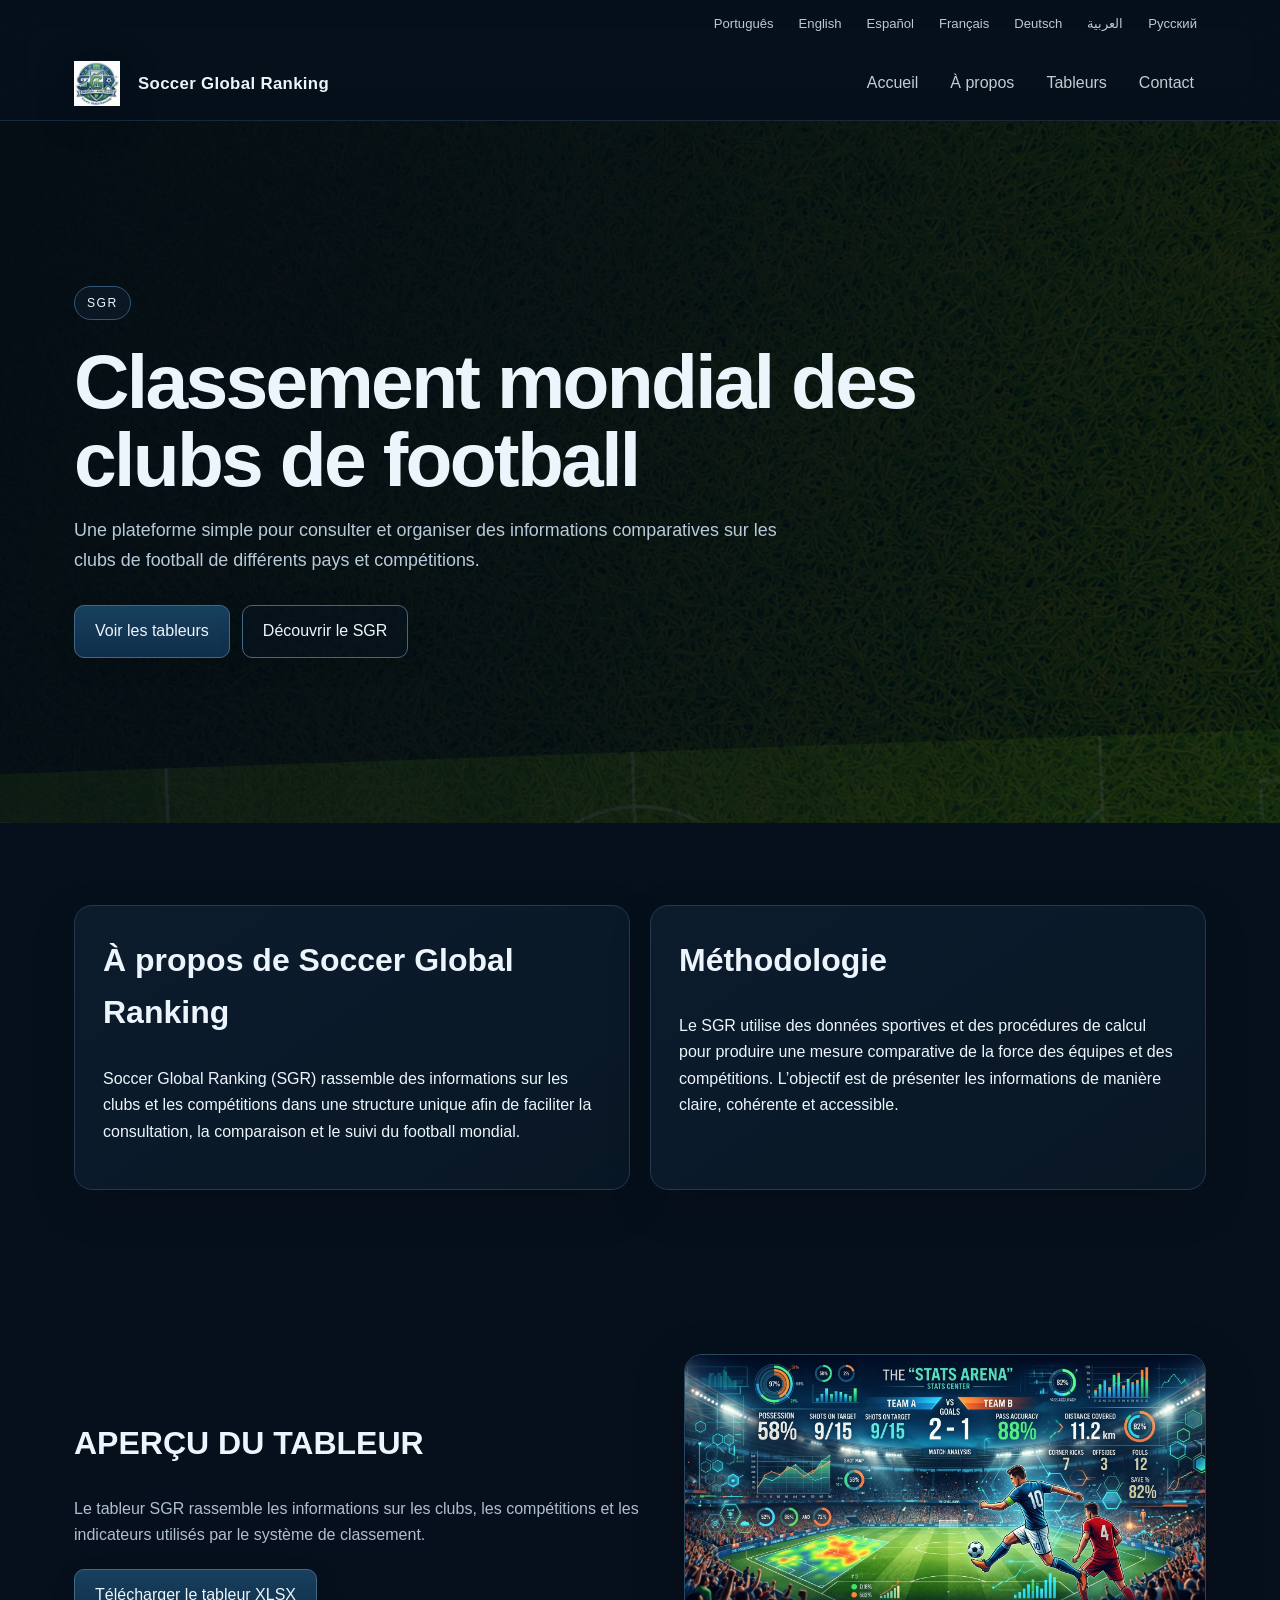
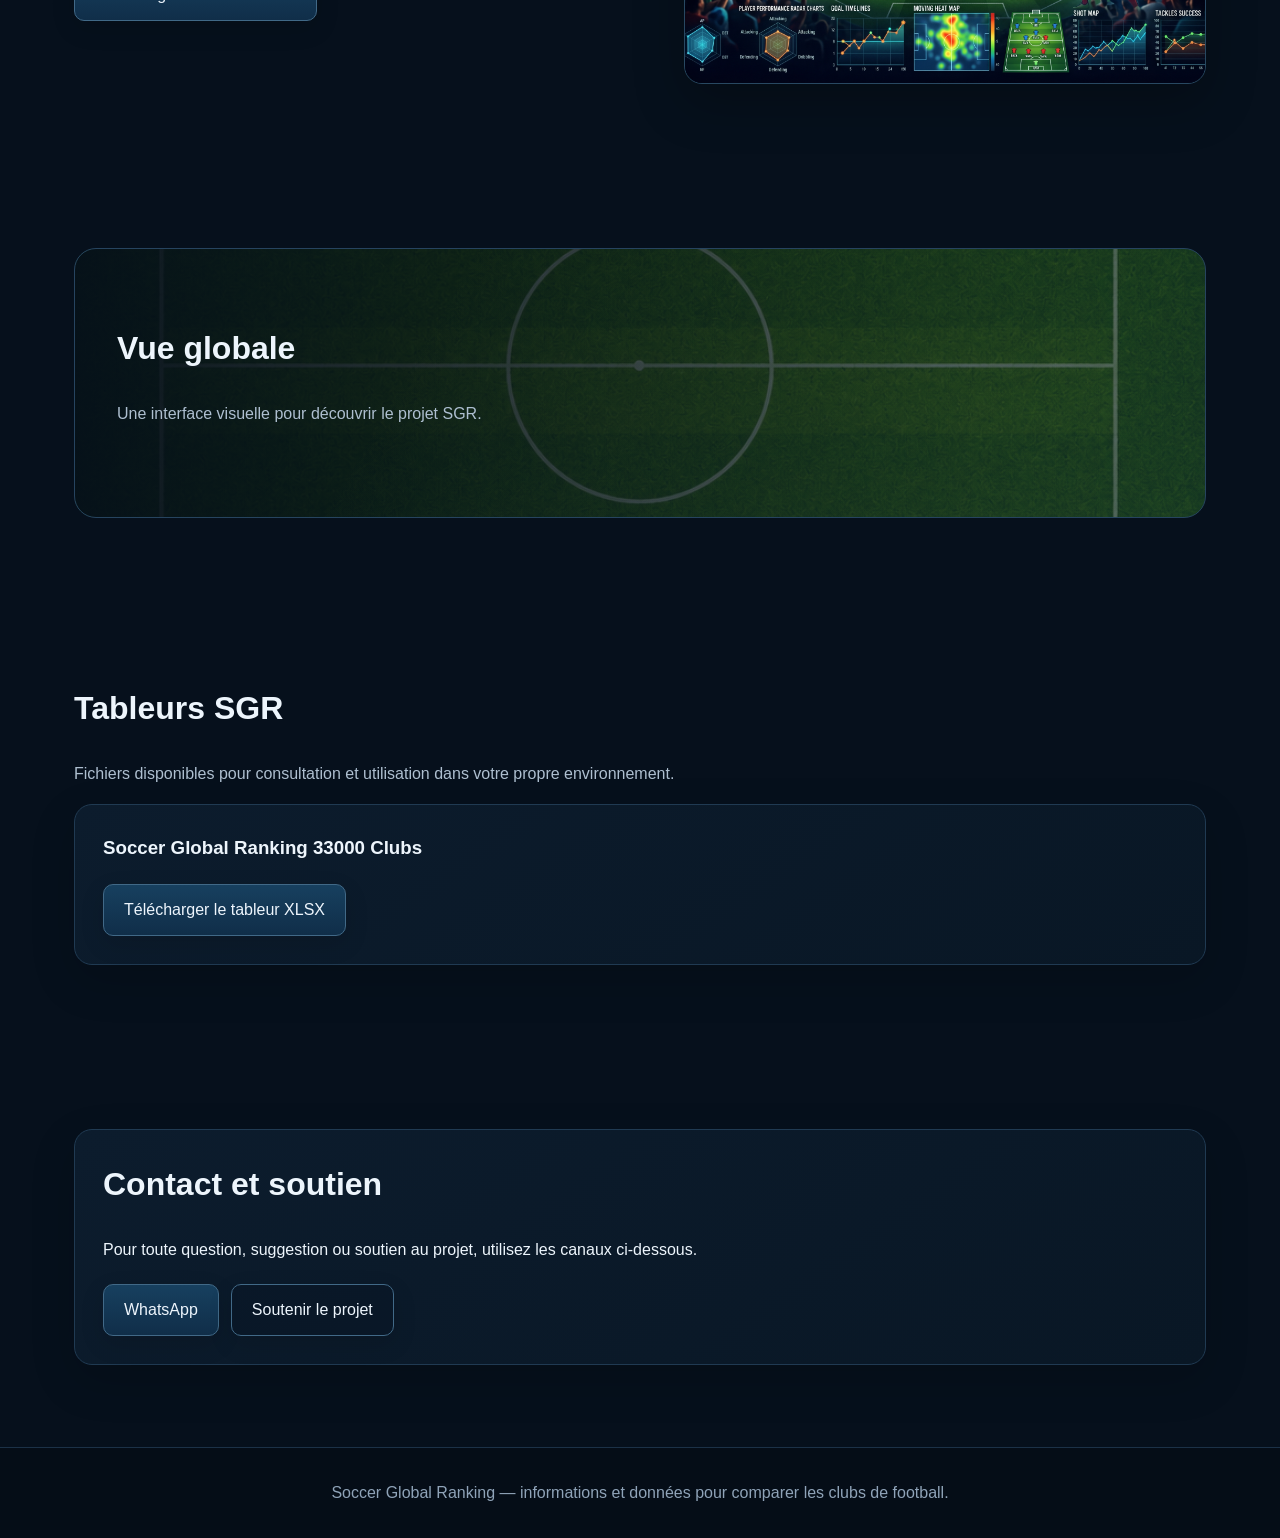
<file: fr.html>
<!doctype html><html lang="fr" dir="ltr"><head>
  
<link rel="alternate" hreflang="pt" href="https://www.soccerglobalranking.com/pt.html">
<link rel="alternate" hreflang="en" href="https://www.soccerglobalranking.com/en.html">
<link rel="alternate" hreflang="es" href="https://www.soccerglobalranking.com/es.html">
<link rel="alternate" hreflang="fr" href="https://www.soccerglobalranking.com/fr.html">
<link rel="alternate" hreflang="de" href="https://www.soccerglobalranking.com/de.html">
<link rel="alternate" hreflang="ar" href="https://www.soccerglobalranking.com/ar.html">
<link rel="alternate" hreflang="ru" href="https://www.soccerglobalranking.com/ru.html">
<link rel="alternate" hreflang="x-default" href="https://www.soccerglobalranking.com/en.html">
  
  <!-- SEO & Open Graph (fr.html) -->
<title>Soccer Global Ranking | Classement Mondial des Clubs de Football (100% Gratuit)</title>
<meta name="description" content="Consultez le classement mondial officiel de plus de 28 000 clubs de football mis à jour quotidiennement. Statistiques et ligues mondiales gratuites sans inscription !">
<meta name="keywords" content="classement mondial des clubs, classement football gratuit, meilleurs clubs de foot du monde, statistiques football">
<meta name="robots" content="index, follow, max-image-preview:large">
<link rel="canonical" href="https://www.soccerglobalranking.com/fr.html">

<meta property="og:type" content="website">
<meta property="og:url" content="https://www.soccerglobalranking.com/fr.html">
<meta property="og:title" content="⚽ Soccer Global Ranking | Quel est le n°1 mondial aujourd'hui ?">
<meta property="og:description" content="Suivez la position de plus de 28 000 équipes sur la plus grande plateforme gratuite de classement de football.">
<meta property="og:image" content="https://www.soccerglobalranking.com/assets/banner-share.png">
<meta property="og:locale" content="fr_FR">
<meta property="og:site_name" content="Soccer Global Ranking">

<meta name="twitter:card" content="summary_large_image">
<meta name="twitter:title" content="⚽ Classement Mondial des Clubs de Football - 100% Gratuit">
<meta name="twitter:description" content="Découvrez le rang exact de votre club dans le classement mondial ! Analyse statistique de plus de 28 000 équipes.">
<meta name="twitter:image" content="https://www.soccerglobalranking.com/assets/banner-share.png">

<!-- Schema.org JSON-LD -->
<script type="application/ld+json">
{
  "@context": "https://schema.org",
  "@type": "SportsOrganization",
  "name": "Soccer Global Ranking",
  "url": "https://www.soccerglobalranking.com/fr.html",
  "logo": "https://www.soccerglobalranking.com/assets/logo.png",
  "inLanguage": "fr",
  "description": "Plateforme gratuite d'intelligence sportive et classement mondial suivant plus de 28 000 clubs de football.",
  "potentialAction": {
    "@type": "SearchAction",
    "target": "https://www.soccerglobalranking.com/fr.html?q={search_term_string}",
    "query-input": "required name=search_term_string"
  }
}
</script>
  
  <meta charset="utf-8"><meta name="viewport" content="width=device-width,initial-scale=1"><meta name="description" content="Une plateforme simple pour consulter et organiser des informations comparatives sur les clubs de football de différents pays et compétitions."><title>Soccer Global Ranking — Classement mondial des clubs</title><link rel="stylesheet" href="style.css"></head><body class="lang-page"><header class="top"><div class="langbar"><a href="pt.html">Português</a><a href="en.html">English</a><a href="es.html">Español</a><a href="fr.html">Français</a><a href="de.html">Deutsch</a><a href="ar.html">العربية</a><a href="ru.html">Русский</a></div><nav class="nav"><img class="logo" src="assets/logo.png" alt="Soccer Global Ranking"><div class="brand">Soccer Global Ranking</div><div class="links"><a href="#home">Accueil</a><a href="#about">À propos</a><a href="#downloads">Tableurs</a><a href="#contact">Contact</a></div></nav></header><main><section id="home" class="hero"><div class="hero-inner"><span class="eyebrow">SGR</span><h1>Classement mondial des clubs de football</h1><p>Une plateforme simple pour consulter et organiser des informations comparatives sur les clubs de football de différents pays et compétitions.</p><div class="actions"><a class="btn" href="#downloads">Voir les tableurs</a><a class="btn secondary" href="#about">Découvrir le SGR</a></div></div></section><section id="about" class="section"><div class="grid"><article class="card"><h2>À propos de Soccer Global Ranking</h2><p>Soccer Global Ranking (SGR) rassemble des informations sur les clubs et les compétitions dans une structure unique afin de faciliter la consultation, la comparaison et le suivi du football mondial.</p></article><article class="card"><h2>Méthodologie</h2><p>Le SGR utilise des données sportives et des procédures de calcul pour produire une mesure comparative de la force des équipes et des compétitions. L’objectif est de présenter les informations de manière claire, cohérente et accessible.</p></article></div></section><section class="section"><div class="preview"><div><h2>APERÇU DU TABLEUR</h2><p class="muted">Le tableur SGR rassemble les informations sur les clubs, les compétitions et les indicateurs utilisés par le système de classement.</p><div class="downloads"><a class="btn" href="downloads/Soccer_Global_Ranking_FR.xlsx">Télécharger le tableur XLSX</a></div></div><img src="assets/stats_arena.png" alt="SGR"></div></section><section class="section"><div class="visual-band"><div class="content"><h2>Vue globale</h2><p class="muted">Une interface visuelle pour découvrir le projet SGR.</p></div></div></section><section id="downloads" class="section"><h2>Tableurs SGR</h2><p class="muted">Fichiers disponibles pour consultation et utilisation dans votre propre environnement.</p><div class="card"><h3>Soccer Global Ranking 33000 Clubs</h3><div class="downloads"><a class="btn" href="downloads/Soccer_Global_Ranking_FR.xlsx">Télécharger le tableur XLSX</a></div></div></section><section id="contact" class="section"><div class="card"><h2>Contact et soutien</h2><p>Pour toute question, suggestion ou soutien au projet, utilisez les canaux ci-dessous.</p><div class="downloads"><a class="btn" href="https://wa.me/5512996467071">WhatsApp</a><a class="btn secondary" href="https://www.paypal.com/donate/?hosted_button_id=F8HNS6HKWGC7E">Soutenir le projet</a></div></div></section></main><footer class="footer">Soccer Global Ranking — informations et données pour comparer les clubs de football.</footer></body></html>
</file>
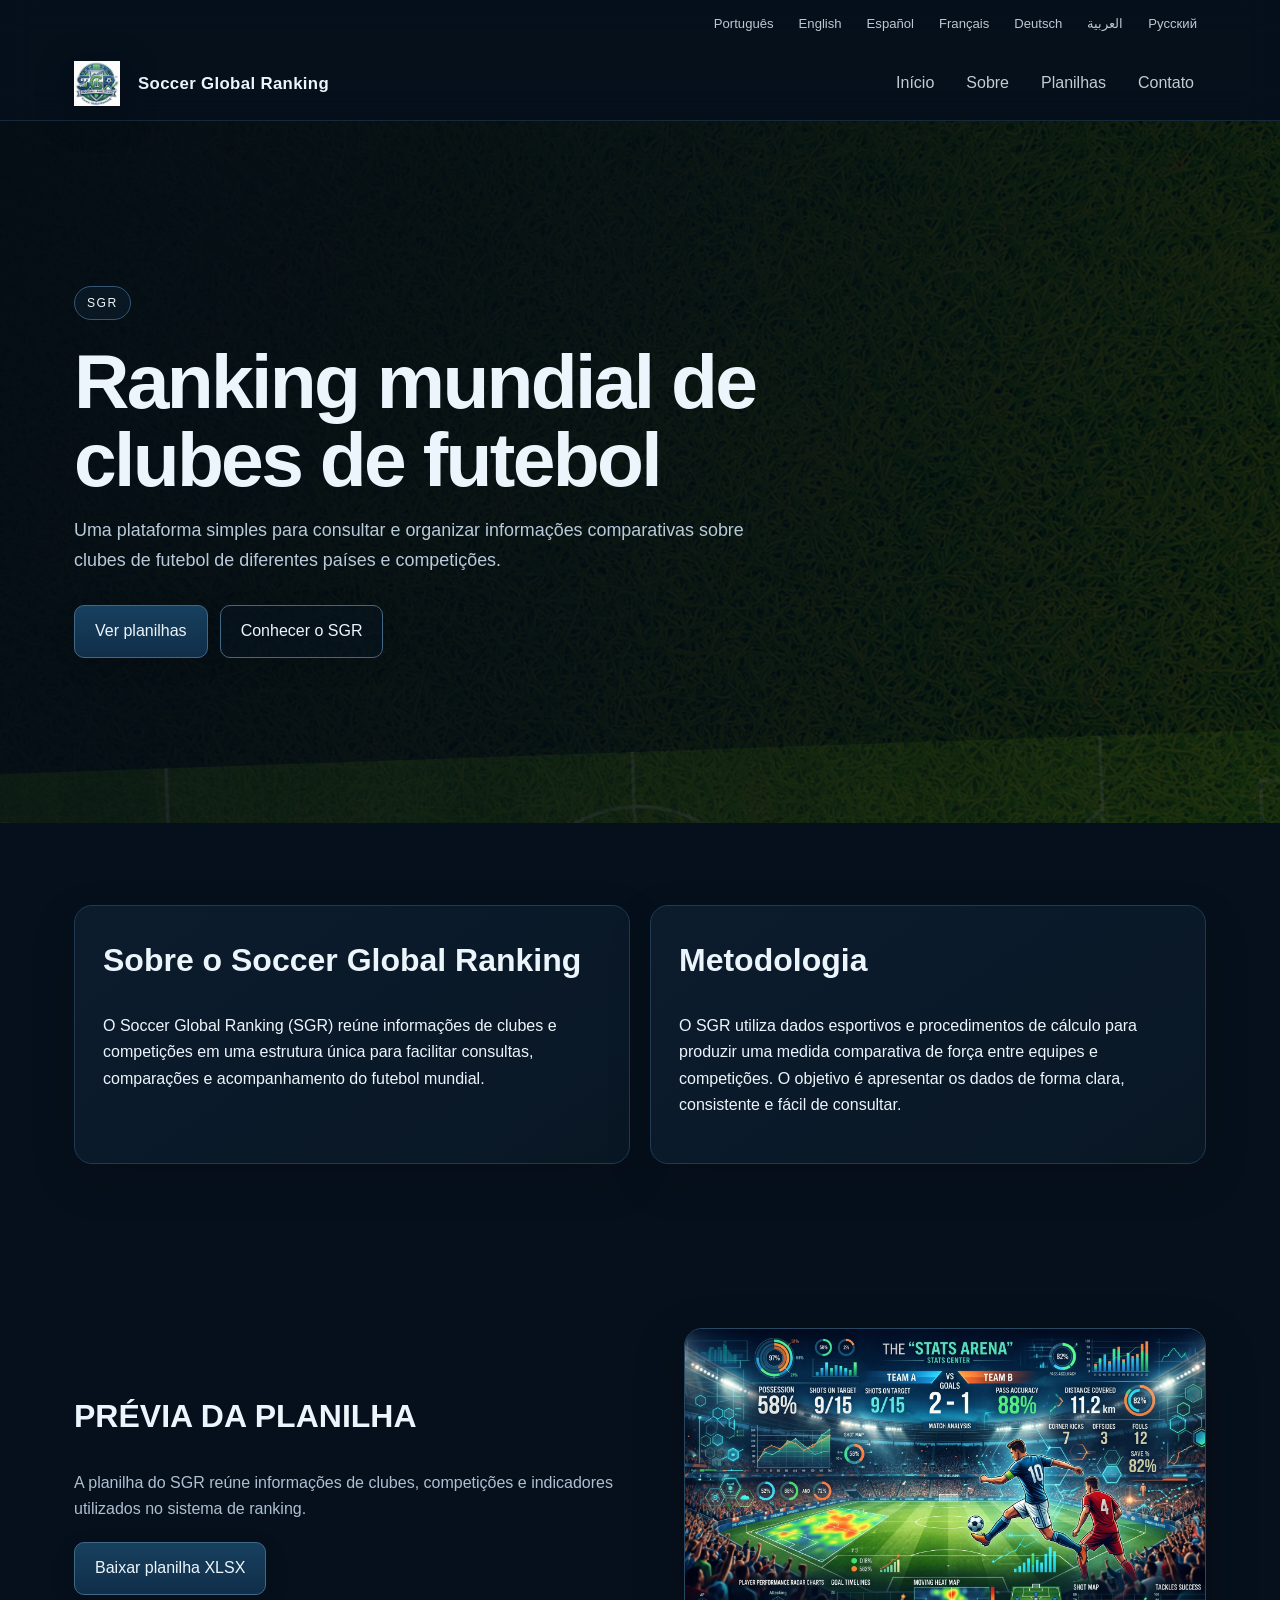
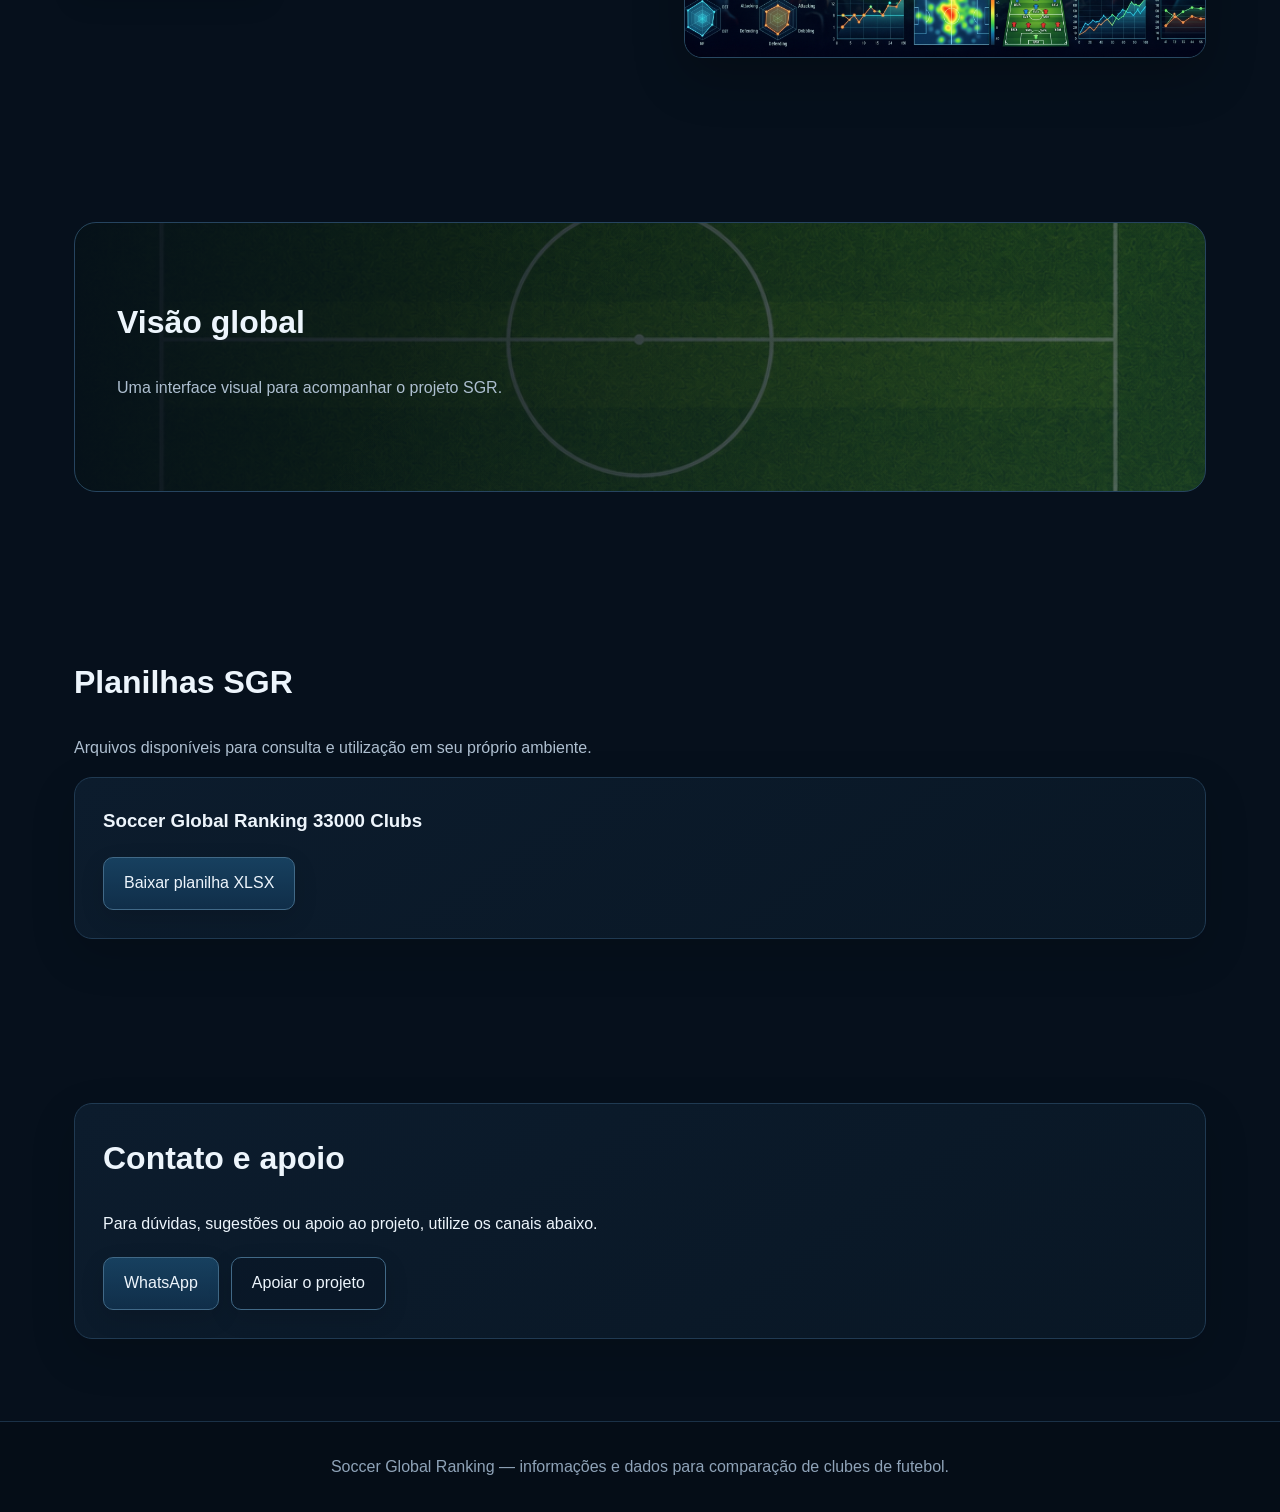
<file: pt.html>
<!doctype html><html lang="pt" dir="ltr"><head>
  
<link rel="alternate" hreflang="pt" href="https://www.soccerglobalranking.com/pt.html">
<link rel="alternate" hreflang="en" href="https://www.soccerglobalranking.com/en.html">
<link rel="alternate" hreflang="es" href="https://www.soccerglobalranking.com/es.html">
<link rel="alternate" hreflang="fr" href="https://www.soccerglobalranking.com/fr.html">
<link rel="alternate" hreflang="de" href="https://www.soccerglobalranking.com/de.html">
<link rel="alternate" hreflang="ar" href="https://www.soccerglobalranking.com/ar.html">
<link rel="alternate" hreflang="ru" href="https://www.soccerglobalranking.com/ru.html">
<link rel="alternate" hreflang="x-default" href="https://www.soccerglobalranking.com/en.html">

<!-- SEO & Open Graph (pt.html) -->
<title>Soccer Global Ranking | Ranking Mundial de Clubes de Futebol (100% Gratuito)</title>
<meta name="description" content="Consulte o ranking mundial definitivo com mais de 28.000 clubes de futebol atualizado diariamente. Comparativo de estatísticas, ligas globais e séries A, B, C e D. Acesse grátis!">
<meta name="keywords" content="ranking mundial de clubes, ranking de futebol gratuito, melhores times do mundo, classificação de clubes, futebol estatísticas">
<meta name="robots" content="index, follow, max-image-preview:large">
<link rel="canonical" href="https://www.soccerglobalranking.com/pt.html">

<meta property="og:type" content="website">
<meta property="og:url" content="https://www.soccerglobalranking.com/pt.html">
<meta property="og:title" content="⚽ Soccer Global Ranking | Quem é o nº 1 do mundo hoje?">
<meta property="og:description" content="Acompanhe a posição de mais de 28.000 times do planeta no maior ranking de futebol gratuito. Dados atualizados e análises detalhadas sem pagar nada!">
<meta property="og:image" content="https://www.soccerglobalranking.com/assets/banner-share.png">
<meta property="og:locale" content="pt_BR">
<meta property="og:site_name" content="Soccer Global Ranking">

<meta name="twitter:card" content="summary_large_image">
<meta name="twitter:title" content="⚽ Ranking Mundial de Clubes de Futebol - 100% Gratuito">
<meta name="twitter:description" content="Veja a posição exata do seu time no ranking global! Análise estatística de mais de 28.000 clubes.">
<meta name="twitter:image" content="https://www.soccerglobalranking.com/assets/banner-share.png">

<!-- Schema.org JSON-LD -->
<script type="application/ld+json">
{
  "@context": "https://schema.org",
  "@type": "SportsOrganization",
  "name": "Soccer Global Ranking",
  "url": "https://www.soccerglobalranking.com/pt.html",
  "logo": "https://www.soccerglobalranking.com/assets/logo.png",
  "inLanguage": "pt-BR",
  "description": "Plataforma gratuita de inteligência esportiva e ranking mundial com mais de 28.000 clubes de futebol monitorados.",
  "potentialAction": {
    "@type": "SearchAction",
    "target": "https://www.soccerglobalranking.com/pt.html?q={search_term_string}",
    "query-input": "required name=search_term_string"
  }
}
</script>  
  
  <meta charset="utf-8"><meta name="viewport" content="width=device-width,initial-scale=1"><meta name="description" content="Uma plataforma simples para consultar e organizar informações comparativas sobre clubes de futebol de diferentes países e competições."><title>Soccer Global Ranking — Ranking Mundial de Clubes</title><link rel="stylesheet" href="style.css"></head><body class="lang-page"><header class="top"><div class="langbar"><a href="pt.html">Português</a><a href="en.html">English</a><a href="es.html">Español</a><a href="fr.html">Français</a><a href="de.html">Deutsch</a><a href="ar.html">العربية</a><a href="ru.html">Русский</a></div><nav class="nav"><img class="logo" src="assets/logo.png" alt="Soccer Global Ranking"><div class="brand">Soccer Global Ranking</div><div class="links"><a href="#home">Início</a><a href="#about">Sobre</a><a href="#downloads">Planilhas</a><a href="#contact">Contato</a></div></nav></header><main><section id="home" class="hero"><div class="hero-inner"><span class="eyebrow">SGR</span><h1>Ranking mundial de clubes de futebol</h1><p>Uma plataforma simples para consultar e organizar informações comparativas sobre clubes de futebol de diferentes países e competições.</p><div class="actions"><a class="btn" href="#downloads">Ver planilhas</a><a class="btn secondary" href="#about">Conhecer o SGR</a></div></div></section><section id="about" class="section"><div class="grid"><article class="card"><h2>Sobre o Soccer Global Ranking</h2><p>O Soccer Global Ranking (SGR) reúne informações de clubes e competições em uma estrutura única para facilitar consultas, comparações e acompanhamento do futebol mundial.</p></article><article class="card"><h2>Metodologia</h2><p>O SGR utiliza dados esportivos e procedimentos de cálculo para produzir uma medida comparativa de força entre equipes e competições. O objetivo é apresentar os dados de forma clara, consistente e fácil de consultar.</p></article></div></section><section class="section"><div class="preview"><div><h2>PRÉVIA DA PLANILHA</h2><p class="muted">A planilha do SGR reúne informações de clubes, competições e indicadores utilizados no sistema de ranking.</p><div class="downloads"><a class="btn" href="downloads/Soccer_Global_Ranking_PT.xlsx">Baixar planilha XLSX</a></div></div><img src="assets/stats_arena.png" alt="SGR"></div></section><section class="section"><div class="visual-band"><div class="content"><h2>Visão global</h2><p class="muted">Uma interface visual para acompanhar o projeto SGR.</p></div></div></section><section id="downloads" class="section"><h2>Planilhas SGR</h2><p class="muted">Arquivos disponíveis para consulta e utilização em seu próprio ambiente.</p><div class="card"><h3>Soccer Global Ranking 33000 Clubs</h3><div class="downloads"><a class="btn" href="downloads/Soccer_Global_Ranking_PT.xlsx">Baixar planilha XLSX</a></div></div></section><section id="contact" class="section"><div class="card"><h2>Contato e apoio</h2><p>Para dúvidas, sugestões ou apoio ao projeto, utilize os canais abaixo.</p><div class="downloads"><a class="btn" href="https://wa.me/5512996467071">WhatsApp</a><a class="btn secondary" href="https://www.paypal.com/donate/?hosted_button_id=F8HNS6HKWGC7E">Apoiar o projeto</a></div></div></section></main><footer class="footer">Soccer Global Ranking — informações e dados para comparação de clubes de futebol.</footer></body></html>
</file>
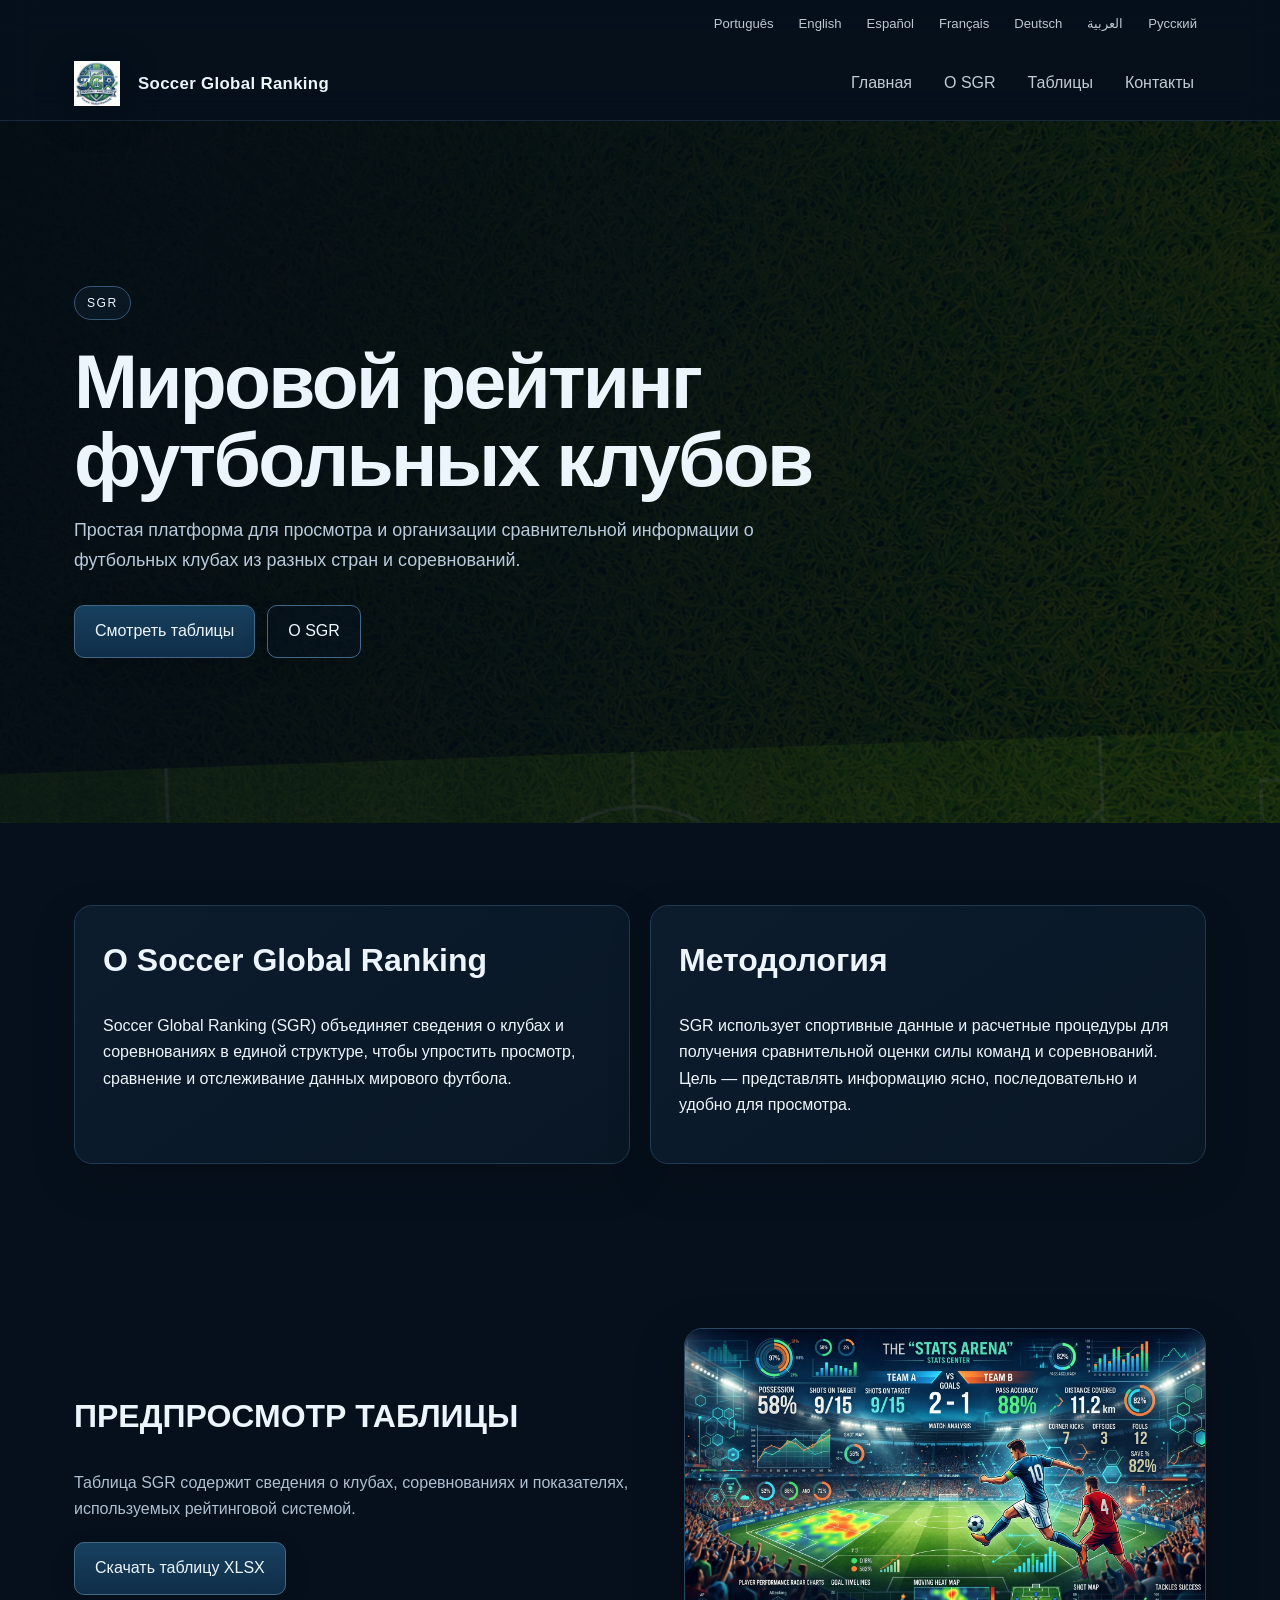
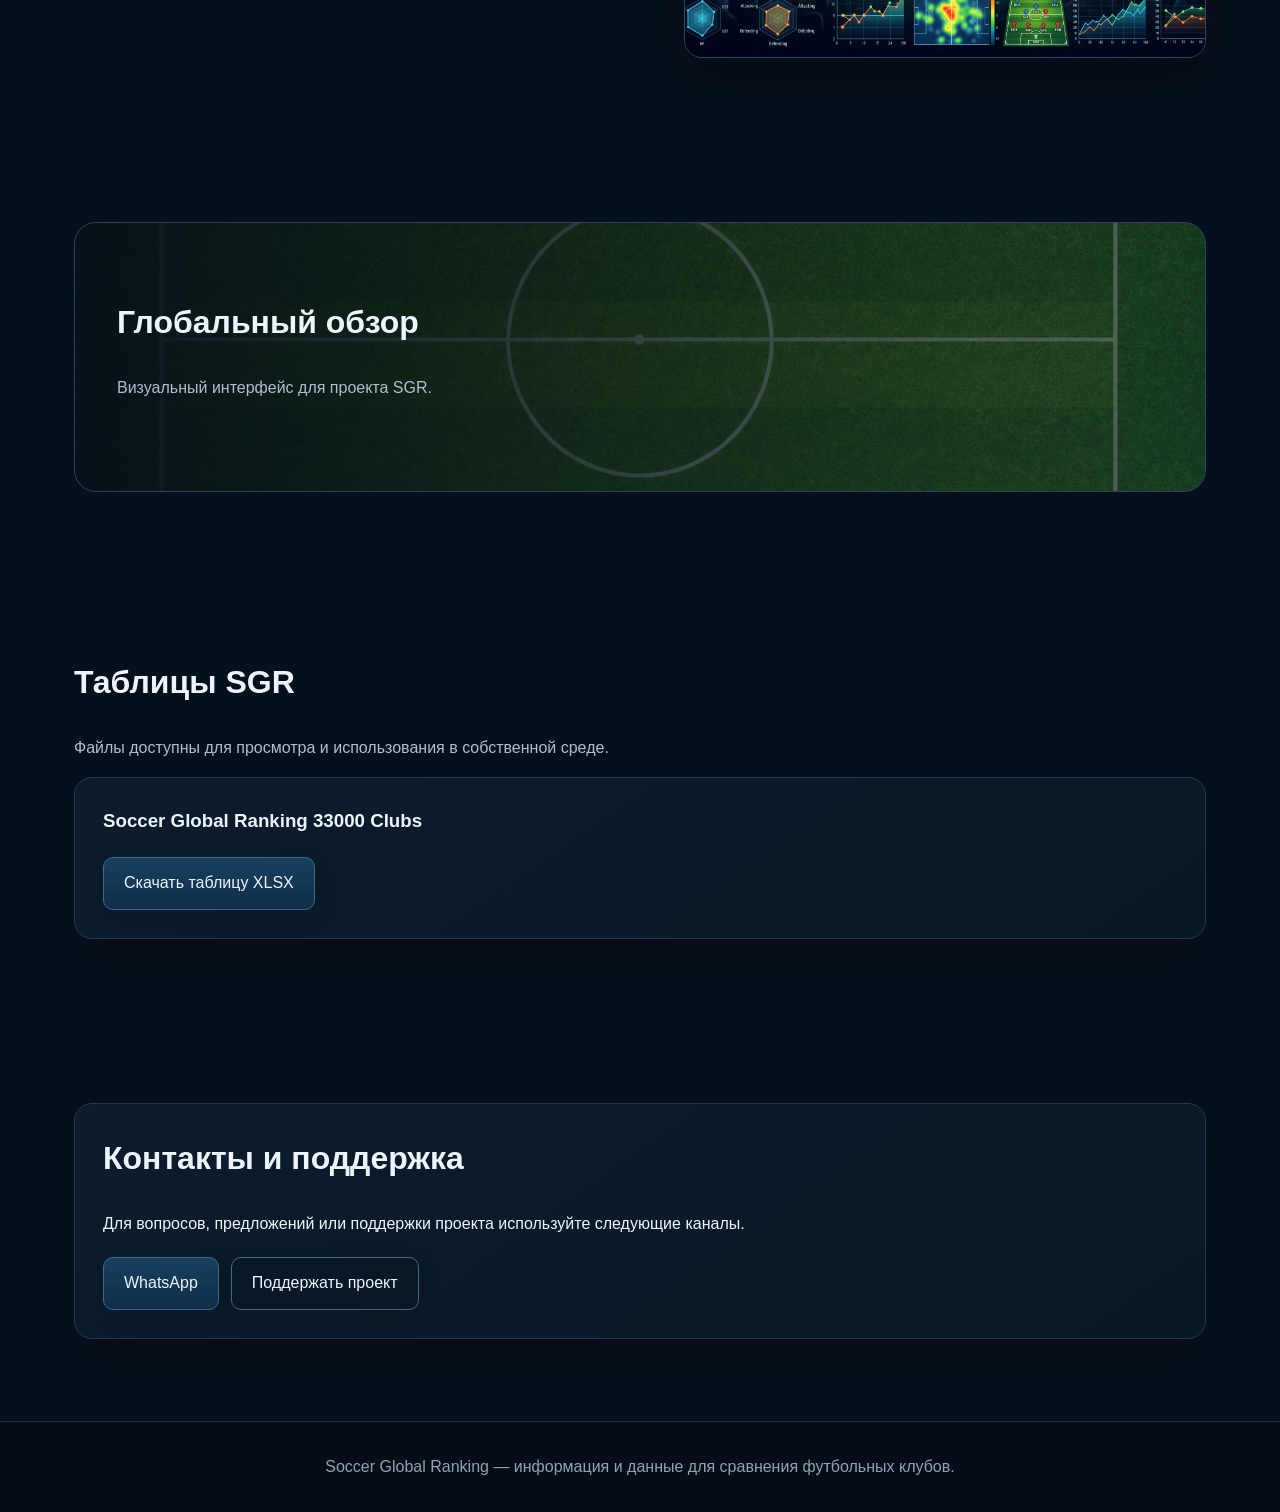
<file: ru.html>
<!doctype html><html lang="ru" dir="ltr"><head>

<link rel="alternate" hreflang="pt" href="https://www.soccerglobalranking.com/pt.html">
<link rel="alternate" hreflang="en" href="https://www.soccerglobalranking.com/en.html">
<link rel="alternate" hreflang="es" href="https://www.soccerglobalranking.com/es.html">
<link rel="alternate" hreflang="fr" href="https://www.soccerglobalranking.com/fr.html">
<link rel="alternate" hreflang="de" href="https://www.soccerglobalranking.com/de.html">
<link rel="alternate" hreflang="ar" href="https://www.soccerglobalranking.com/ar.html">
<link rel="alternate" hreflang="ru" href="https://www.soccerglobalranking.com/ru.html">
<link rel="alternate" hreflang="x-default" href="https://www.soccerglobalranking.com/en.html">
  
  <!-- SEO & Open Graph (ru.html) -->
<title>Soccer Global Ranking | Мировой рейтинг футбольных клубов (100% Бесплатно)</title>
<meta name="description" content="Исследуйте мировой рейтинг более 28 000 футбольных клубов с ежедневным обновлением. Сравнивайте статистику и лиги бесплатно без регистрации!">
<meta name="keywords" content="мировой рейтинг футбольных клубов, лучший футбольный клуб мира, статистика футбола, рейтинг команд">
<meta name="robots" content="index, follow, max-image-preview:large">
<link rel="canonical" href="https://www.soccerglobalranking.com/ru.html">

<meta property="og:type" content="website">
<meta property="og:url" content="https://www.soccerglobalranking.com/ru.html">
<meta property="og:title" content="⚽ Soccer Global Ranking | Кто №1 в мире сегодня?">
<meta property="og:description" content="Следите за позицией более 28 000 команд со всего мира на крупнейшей бесплатной платформе рейтингов!">
<meta property="og:image" content="https://www.soccerglobalranking.com/assets/banner-share.png">
<meta property="og:locale" content="ru_RU">
<meta property="og:site_name" content="Soccer Global Ranking">

<meta name="twitter:card" content="summary_large_image">
<meta name="twitter:title" content="⚽ Мировой рейтинг футбольных клубов - 100% Бесплатно">
<meta name="twitter:description" content="Узнайте точное место вашего клуба в мировом рейтинге! Статистический анализ более 28 000 команд.">
<meta name="twitter:image" content="https://www.soccerglobalranking.com/assets/banner-share.png">

<!-- Schema.org JSON-LD -->
<script type="application/ld+json">
{
  "@context": "https://schema.org",
  "@type": "SportsOrganization",
  "name": "Soccer Global Ranking",
  "url": "https://www.soccerglobalranking.com/ru.html",
  "logo": "https://www.soccerglobalranking.com/assets/logo.png",
  "inLanguage": "ru",
  "description": "Бесплатная платформа спортивной аналитики и мирового рейтинга более 28 000 футбольных клубов.",
  "potentialAction": {
    "@type": "SearchAction",
    "target": "https://www.soccerglobalranking.com/ru.html?q={search_term_string}",
    "query-input": "required name=search_term_string"
  }
}
</script>
  
  <meta charset="utf-8"><meta name="viewport" content="width=device-width,initial-scale=1"><meta name="description" content="Простая платформа для просмотра и организации сравнительной информации о футбольных клубах из разных стран и соревнований."><title>Soccer Global Ranking — мировой рейтинг футбольных клубов</title><link rel="stylesheet" href="style.css"></head><body class="lang-page"><header class="top"><div class="langbar"><a href="pt.html">Português</a><a href="en.html">English</a><a href="es.html">Español</a><a href="fr.html">Français</a><a href="de.html">Deutsch</a><a href="ar.html">العربية</a><a href="ru.html">Русский</a></div><nav class="nav"><img class="logo" src="assets/logo.png" alt="Soccer Global Ranking"><div class="brand">Soccer Global Ranking</div><div class="links"><a href="#home">Главная</a><a href="#about">О SGR</a><a href="#downloads">Таблицы</a><a href="#contact">Контакты</a></div></nav></header><main><section id="home" class="hero"><div class="hero-inner"><span class="eyebrow">SGR</span><h1>Мировой рейтинг футбольных клубов</h1><p>Простая платформа для просмотра и организации сравнительной информации о футбольных клубах из разных стран и соревнований.</p><div class="actions"><a class="btn" href="#downloads">Смотреть таблицы</a><a class="btn secondary" href="#about">О SGR</a></div></div></section><section id="about" class="section"><div class="grid"><article class="card"><h2>О Soccer Global Ranking</h2><p>Soccer Global Ranking (SGR) объединяет сведения о клубах и соревнованиях в единой структуре, чтобы упростить просмотр, сравнение и отслеживание данных мирового футбола.</p></article><article class="card"><h2>Методология</h2><p>SGR использует спортивные данные и расчетные процедуры для получения сравнительной оценки силы команд и соревнований. Цель — представлять информацию ясно, последовательно и удобно для просмотра.</p></article></div></section><section class="section"><div class="preview"><div><h2>ПРЕДПРОСМОТР ТАБЛИЦЫ</h2><p class="muted">Таблица SGR содержит сведения о клубах, соревнованиях и показателях, используемых рейтинговой системой.</p><div class="downloads"><a class="btn" href="downloads/Soccer_Global_Ranking_RU.xlsx">Скачать таблицу XLSX</a></div></div><img src="assets/stats_arena.png" alt="SGR"></div></section><section class="section"><div class="visual-band"><div class="content"><h2>Глобальный обзор</h2><p class="muted">Визуальный интерфейс для проекта SGR.</p></div></div></section><section id="downloads" class="section"><h2>Таблицы SGR</h2><p class="muted">Файлы доступны для просмотра и использования в собственной среде.</p><div class="card"><h3>Soccer Global Ranking 33000 Clubs</h3><div class="downloads"><a class="btn" href="downloads/Soccer_Global_Ranking_RU.xlsx">Скачать таблицу XLSX</a></div></div></section><section id="contact" class="section"><div class="card"><h2>Контакты и поддержка</h2><p>Для вопросов, предложений или поддержки проекта используйте следующие каналы.</p><div class="downloads"><a class="btn" href="https://wa.me/5512996467071">WhatsApp</a><a class="btn secondary" href="https://www.paypal.com/donate/?hosted_button_id=F8HNS6HKWGC7E">Поддержать проект</a></div></div></section></main><footer class="footer">Soccer Global Ranking — информация и данные для сравнения футбольных клубов.</footer></body></html>
</file>
<file: style.css>
*{box-sizing:border-box}html{scroll-behavior:smooth}body{margin:0;font-family:Inter,Segoe UI,Arial,sans-serif;background:#06101c;color:#edf5fc;line-height:1.65}a{color:inherit;text-decoration:none}.top{position:sticky;top:0;z-index:50;background:rgba(6,16,28,.88);backdrop-filter:blur(16px);border-bottom:1px solid rgba(89,133,171,.22)}.langbar{max-width:1180px;margin:auto;padding:8px 24px;display:flex;gap:7px;justify-content:flex-end;flex-wrap:wrap;font-size:.82rem}.langbar a{padding:5px 9px;border-radius:7px;opacity:.8;transition:.2s}.langbar a:hover{opacity:1;background:#132a40}.nav{max-width:1180px;margin:auto;display:flex;align-items:center;gap:18px;padding:13px 24px}.logo{width:46px;height:46px;object-fit:contain;filter:drop-shadow(0 8px 18px rgba(0,0,0,.25))}.brand{font-weight:850;letter-spacing:.35px;margin-right:auto;font-size:1.05rem}.links{display:flex;gap:8px;flex-wrap:wrap}.links a{padding:8px 12px;border-radius:8px;opacity:.82;transition:.2s}.links a:hover{opacity:1;background:#10273c}.hero{position:relative;min-height:78vh;display:flex;align-items:center;overflow:hidden;background:linear-gradient(105deg,rgba(4,12,22,.97) 0%,rgba(4,12,22,.86) 45%,rgba(4,12,22,.58) 100%),url('assets/grass.png') center/cover}.hero:after{content:"";position:absolute;inset:auto -10% -45% -10%;height:55%;background:url('assets/field_ew.png') center/cover no-repeat;opacity:.10;transform:rotate(-2deg)}.hero-inner{position:relative;z-index:2;max-width:1180px;width:100%;margin:auto;padding:100px 24px}.eyebrow{display:inline-flex;padding:6px 12px;border:1px solid #355675;border-radius:999px;font-size:.76rem;letter-spacing:.12em;text-transform:uppercase;background:rgba(13,31,48,.55)}.hero h1{font-size:clamp(2.7rem,6vw,5.6rem);line-height:1.02;max-width:900px;margin:22px 0 18px;letter-spacing:-.035em}.hero p{max-width:720px;font-size:1.12rem;color:#b9cada}.actions{display:flex;gap:12px;flex-wrap:wrap;margin-top:30px}.btn{display:inline-block;padding:12px 20px;border-radius:10px;border:1px solid #416987;background:linear-gradient(180deg,#17405f,#102e49);transition:.22s;box-shadow:0 8px 24px rgba(0,0,0,.12)}.btn:hover{transform:translateY(-3px);box-shadow:0 14px 30px rgba(0,0,0,.3);border-color:#6895b8}.btn.secondary{background:rgba(8,22,36,.45)}.section{max-width:1180px;margin:auto;padding:82px 24px}.section h2{font-size:2rem;margin-top:0}.section-heading{max-width:760px;margin-bottom:30px}.muted{color:#aebfd0}.grid{display:grid;grid-template-columns:repeat(auto-fit,minmax(270px,1fr));gap:20px}.card{background:linear-gradient(145deg,#0c1c2d,#091725);border:1px solid #203a52;border-radius:18px;padding:28px;box-shadow:0 16px 45px rgba(0,0,0,.16)}.card h3{margin-top:0}.visual-band{position:relative;overflow:hidden;min-height:270px;border:1px solid #26445f;border-radius:22px;background:linear-gradient(90deg,rgba(5,15,26,.97),rgba(5,15,26,.58)),url('assets/field_ns.png') center/cover;display:flex;align-items:center}.visual-band .content{max-width:650px;padding:42px}.visual-band:after{content:"";position:absolute;inset:0;background:linear-gradient(120deg,transparent 30%,rgba(91,151,194,.10));pointer-events:none}.preview{display:grid;grid-template-columns:1.05fr .95fr;gap:34px;align-items:center}.preview img{width:100%;height:330px;object-fit:cover;border-radius:18px;border:1px solid #284861;box-shadow:0 18px 50px rgba(0,0,0,.25)}.formula-block{display:grid;grid-template-columns:.95fr 1.05fr;gap:28px;align-items:center}.formula-block img{width:100%;height:280px;object-fit:cover;border-radius:18px;border:1px solid #284861}.downloads{display:flex;gap:12px;flex-wrap:wrap;margin-top:20px}.download-card{position:relative;overflow:hidden}.download-card:before{content:"";position:absolute;width:180px;height:180px;right:-80px;top:-90px;background:url('assets/field_ew.png') center/cover;border-radius:50%;opacity:.13}.support-card{display:grid;grid-template-columns:1fr auto;gap:28px;align-items:center}.support-card img{width:150px;height:150px;object-fit:contain}.footer{border-top:1px solid #1b3147;text-align:center;color:#8fa3b8;padding:32px 22px;background:#050d17}.selector{min-height:100vh;display:grid;place-items:center;padding:30px;background:radial-gradient(circle at 50% 35%,rgba(25,60,91,.9) 0,rgba(7,17,31,.96) 48%),url('assets/grass.png') center/cover}.selector-box{position:relative;max-width:800px;width:100%;text-align:center;padding:52px 30px;background:rgba(8,20,33,.90);border:1px solid #2a4863;border-radius:26px;box-shadow:0 30px 80px rgba(0,0,0,.4);backdrop-filter:blur(12px)}.selector-logo{width:112px;height:112px;object-fit:contain}.selector h1{font-size:clamp(2rem,5vw,3.6rem);margin:15px 0 8px}.language-grid{display:grid;grid-template-columns:repeat(auto-fit,minmax(160px,1fr));gap:12px;margin-top:30px}.language-grid a{padding:16px;border:1px solid #2b4966;border-radius:12px;background:rgba(7,20,33,.8);transition:.22s}.language-grid a:hover{transform:translateY(-4px);background:#102a40;border-color:#638eaf;box-shadow:0 10px 28px rgba(0,0,0,.25)}.language-grid a span{display:block;font-size:.75rem;color:#91a9bd;margin-top:3px}@media(max-width:760px){.links{display:none}.preview,.formula-block,.support-card{grid-template-columns:1fr}.hero{min-height:82vh}.hero-inner{padding:80px 22px}.section{padding:62px 22px}.preview img{height:260px}.support-card img{width:110px;height:110px}}body.rtl{font-family:Tahoma,Arial,sans-serif}body.rtl .nav{direction:rtl}.rtl .brand{margin-right:0;margin-left:auto}.rtl .links{direction:rtl}.rtl .hero-inner,.rtl .section{text-align:right}.rtl .langbar{justify-content:flex-start;direction:rtl}.rtl .support-card{direction:rtl}
</file>
